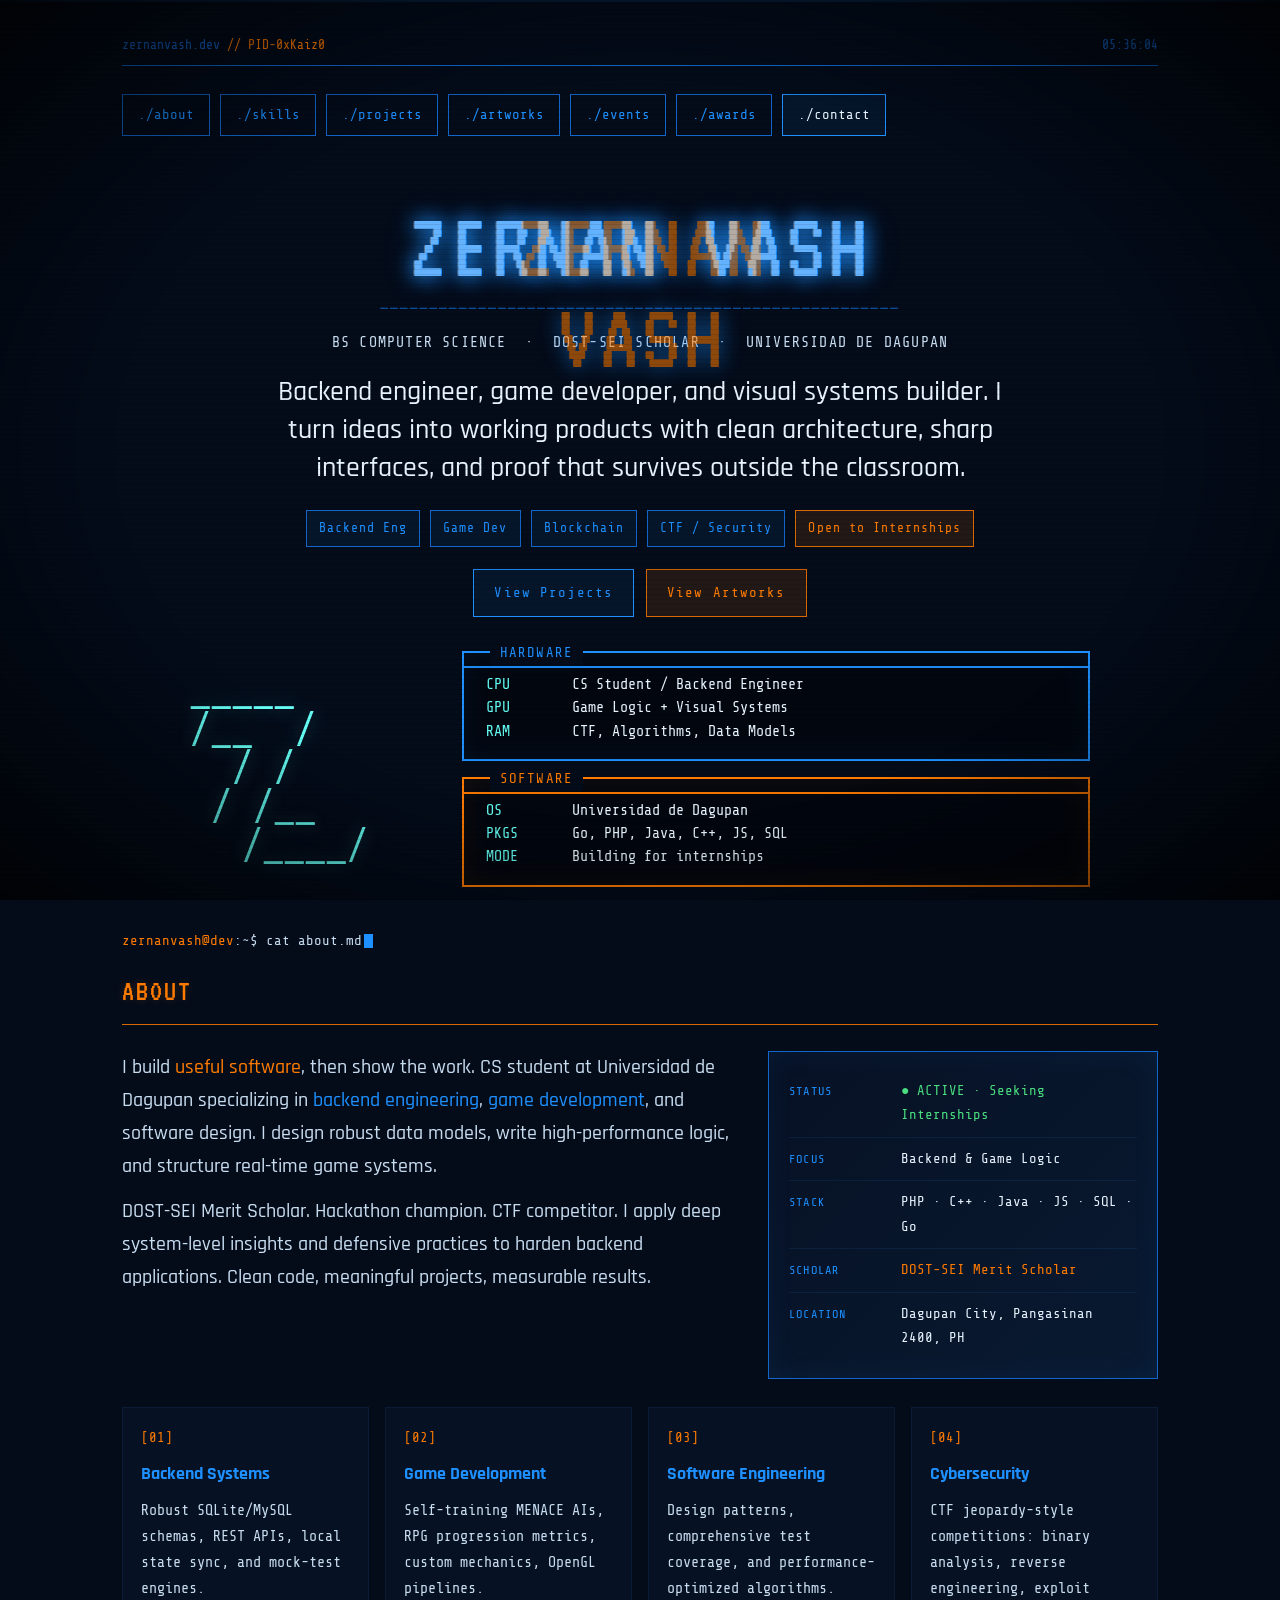
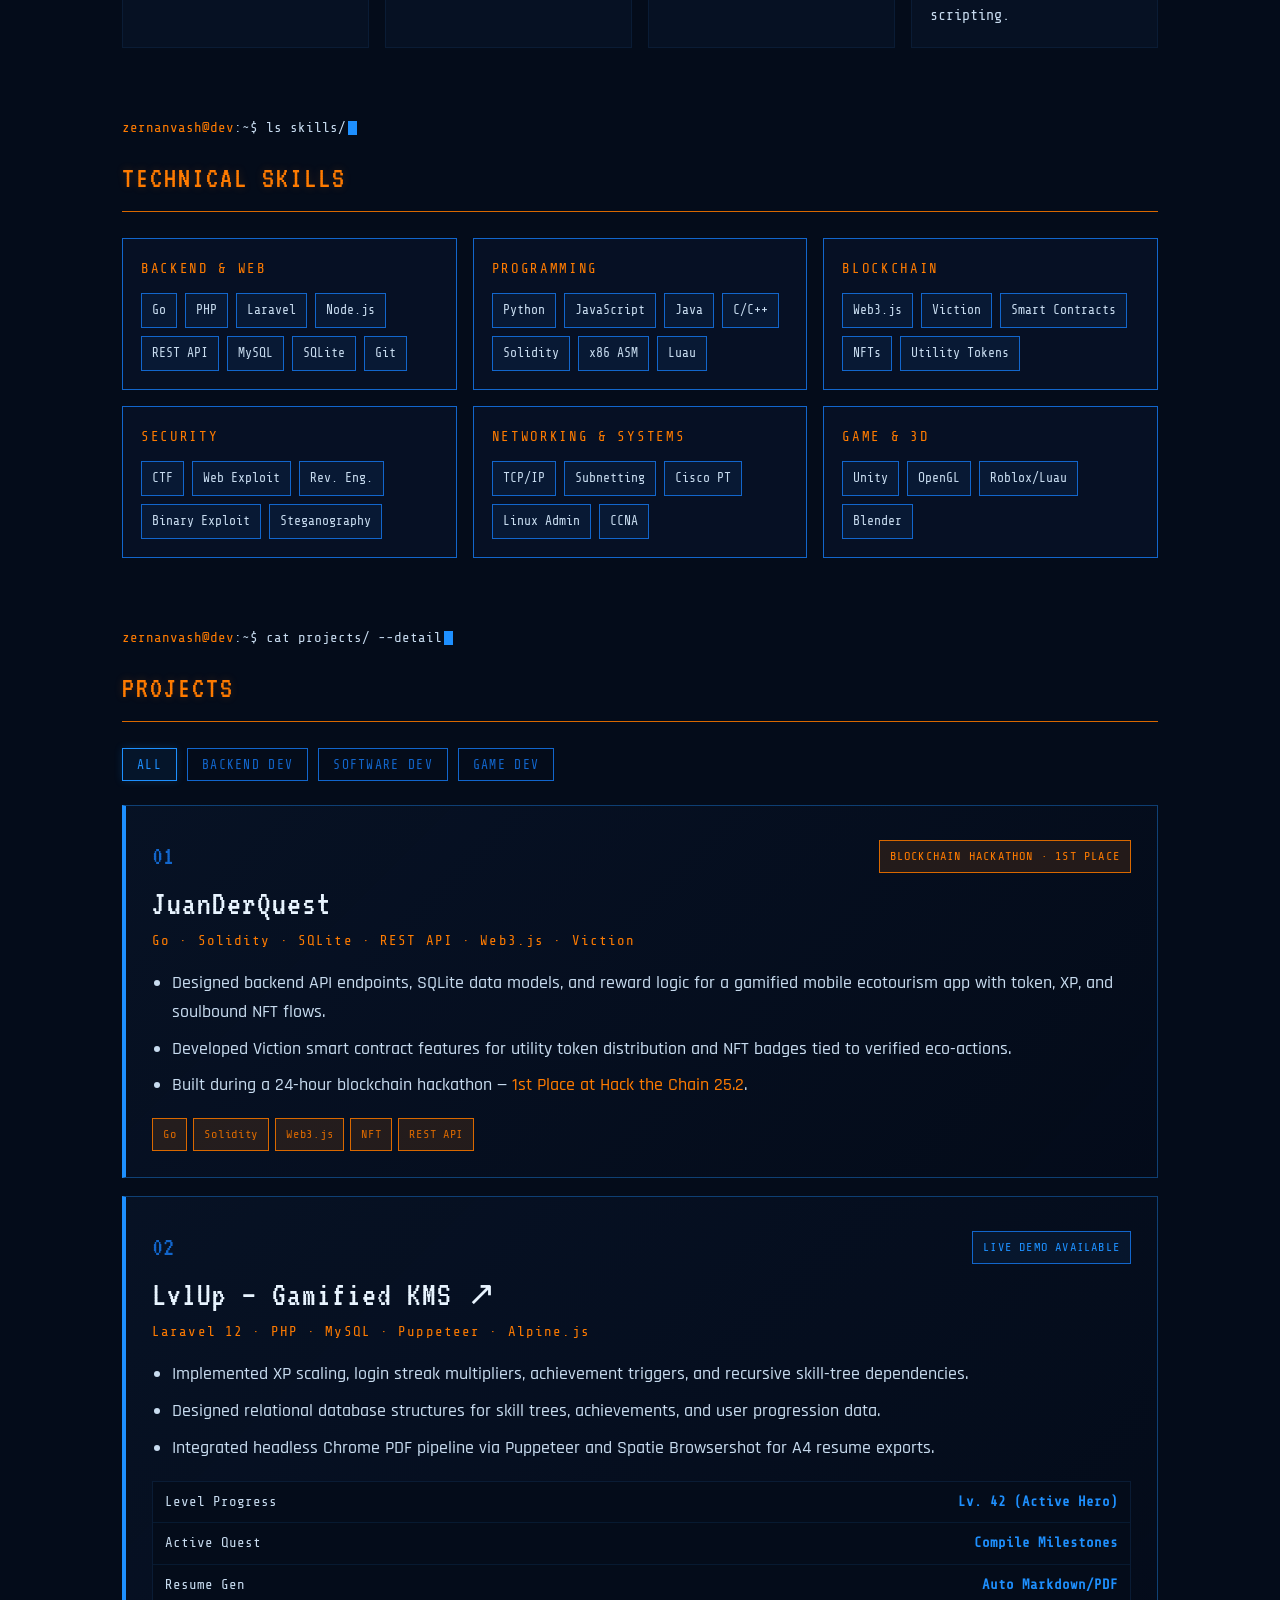
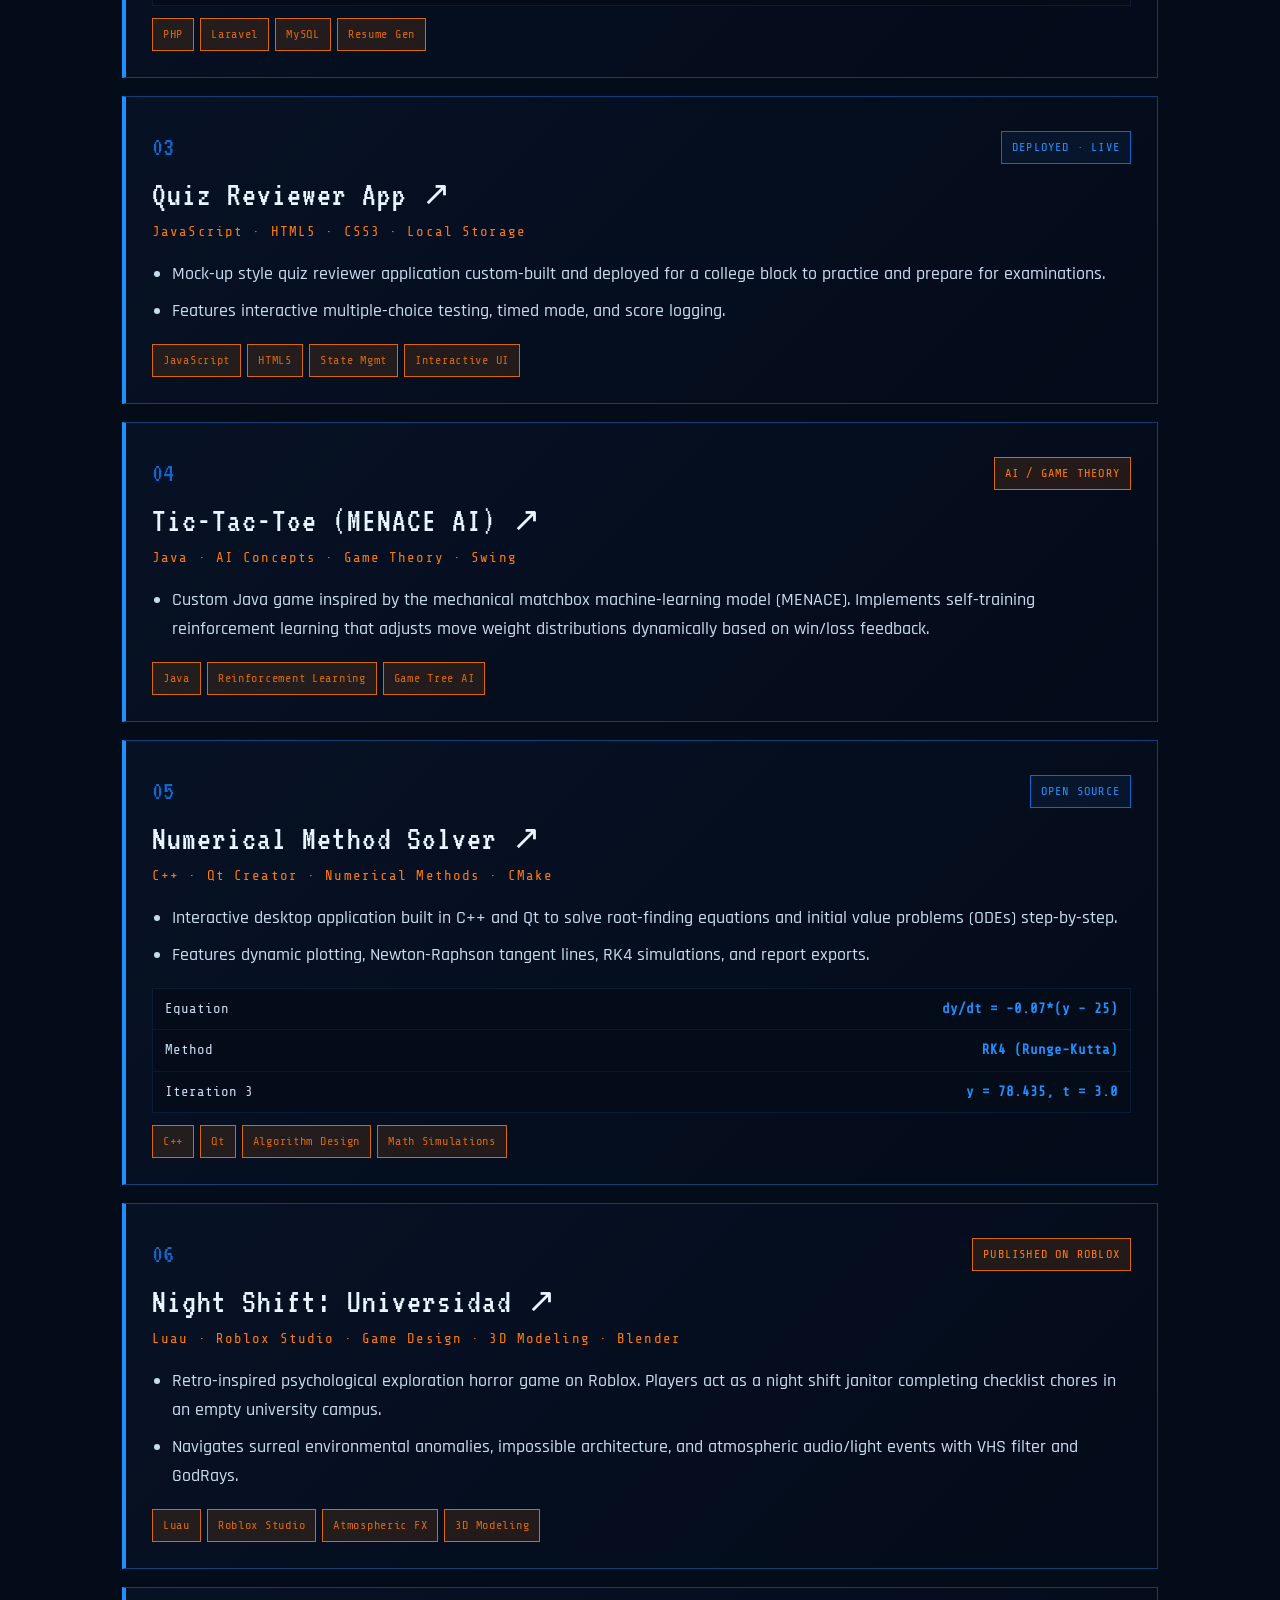
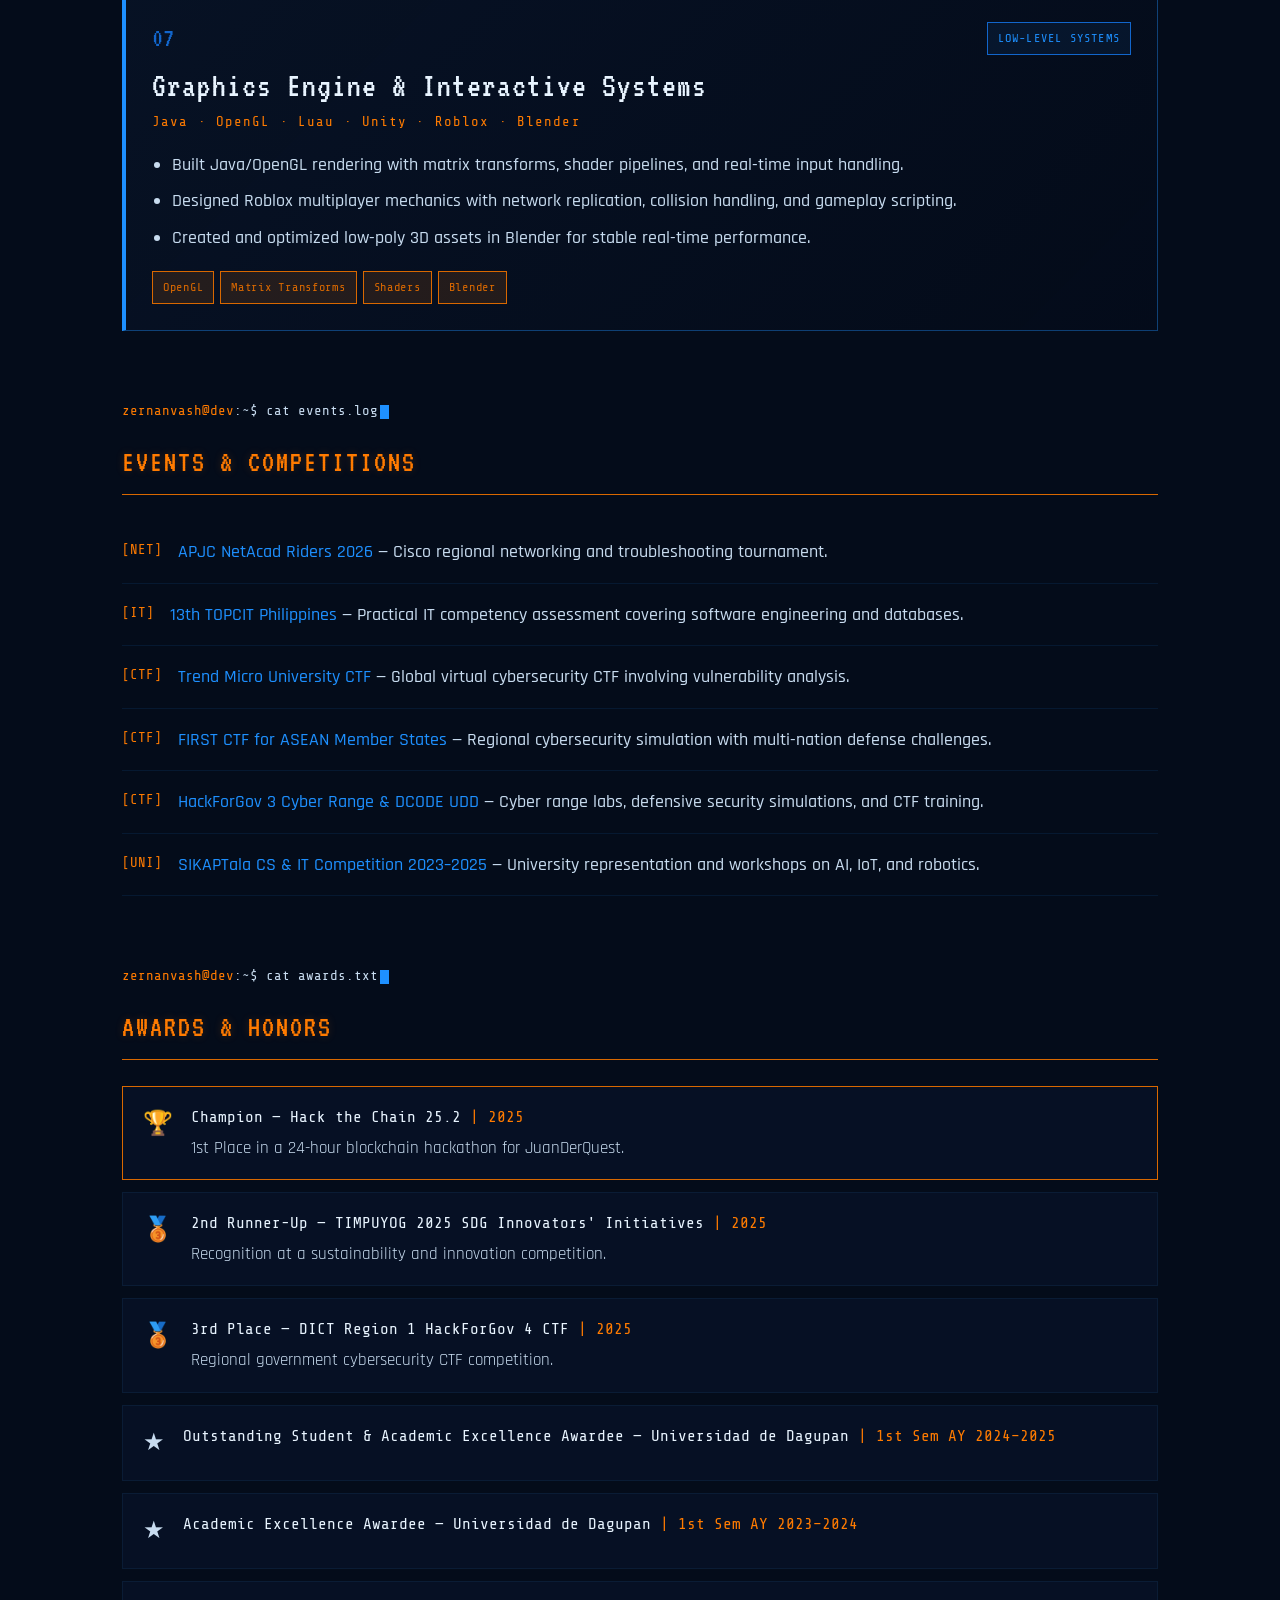
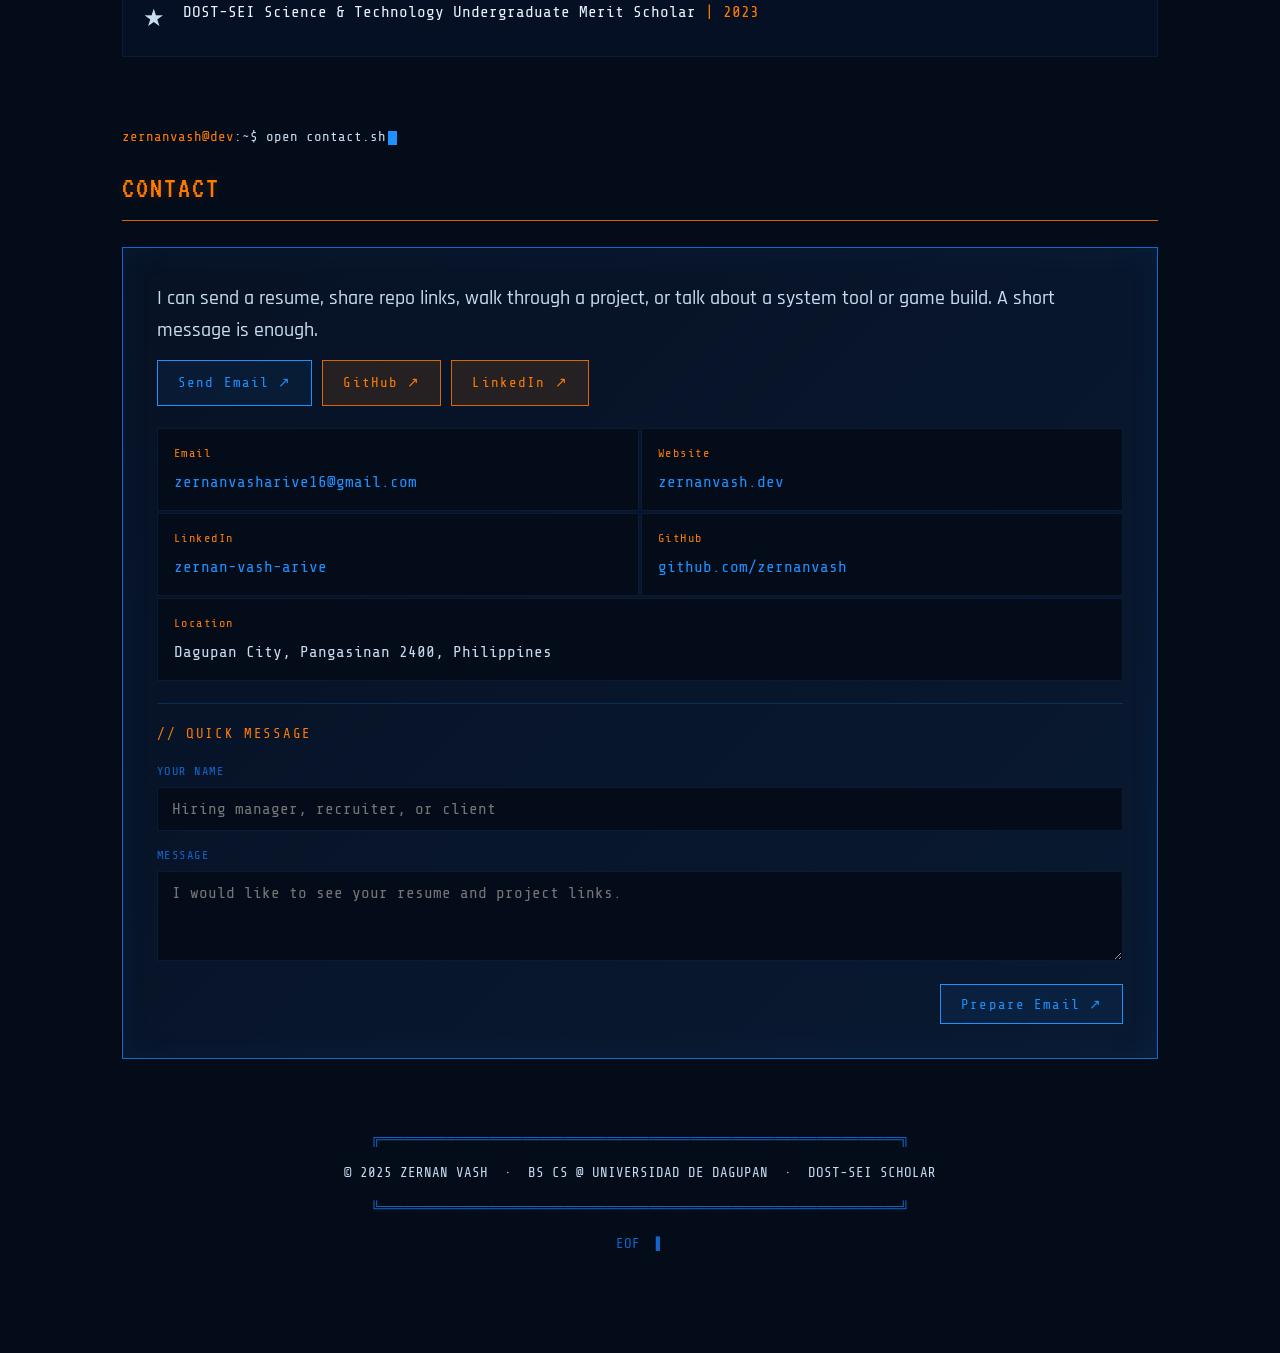
<file: index.html>
<!DOCTYPE html>
<html lang="en">
<head>
<meta charset="UTF-8">
<meta name="viewport" content="width=device-width, initial-scale=1.0">
<meta name="description" content="Zernan Vash — CS Student, Backend Engineer, Game Developer, DOST-SEI Scholar">
<meta property="og:title" content="ZERNAN VASH :: PORTFOLIO">
<meta property="og:description" content="Backend engineering, game development, blockchain & cybersecurity.">
<meta property="og:url" content="https://zernanvash.dev">
<title>ZERNAN VASH :: PORTFOLIO</title>
<link rel="icon" href="favicon.svg" type="image/svg+xml">
<link rel="preconnect" href="https://fonts.googleapis.com">
<link rel="preconnect" href="https://fonts.gstatic.com" crossorigin>
<link href="https://fonts.googleapis.com/css2?family=VT323&family=Share+Tech+Mono&family=Rajdhani:wght@400;500;600;700&display=swap" rel="stylesheet">
<link rel="stylesheet" href="style.css">
</head>
<body>

<!-- BOOT SCREEN -->
<div id="boot" role="status" aria-live="polite">
  <div class="boot-line" style="animation-delay:0s">BIOS v2.7.4 · zernanvash.dev SYSTEM INIT</div>
  <div class="boot-line" style="animation-delay:0.25s">Loading kernel modules <span class="boot-dots">...</span></div>
  <div class="boot-line hi" style="animation-delay:0.55s">DOST-SEI SCHOLAR NODE AUTHENTICATED ✓</div>
  <div class="boot-line" style="animation-delay:0.85s">Mounting: /backend  /gamedev  /blockchain  /ctf</div>
  <div class="boot-line warn" style="animation-delay:1.1s">WARNING: Caffeine levels critical. Proceeding anyway.</div>
  <div class="boot-line hi" style="animation-delay:1.45s">PORTFOLIO READY — press any key or wait<span class="cursor"></span></div>
</div>

<!-- SCAN LINE OVERLAY -->
<div class="scan-line" aria-hidden="true"></div>

<!-- MAIN WRAPPER -->
<div class="terminal-wrap" id="main-content">

  <!-- TOP BAR -->
  <div class="topbar">
    <span>zernanvash.dev <span class="pid">// PID-0xKaiz0</span></span>
    <span id="clock">--:--:--</span>
  </div>

  <!-- NAV -->
  <nav class="nav-row" aria-label="Portfolio sections">
    <a class="nav-btn" href="#about">./about</a>
    <a class="nav-btn" href="#skills">./skills</a>
    <a class="nav-btn" href="#projects">./projects</a>
    <a class="nav-btn" href="artworks/">./artworks</a>
    <a class="nav-btn" href="#events">./events</a>
    <a class="nav-btn" href="#awards">./awards</a>
    <a class="nav-btn" href="#contact">./contact</a>
  </nav>

  <!-- ─── HERO ─── -->
  <header class="ascii-hero" id="top">
    <div class="ascii-name" data-text="ZERNAN VASH">ZERNAN VASH</div>
    <div class="ascii-divider">─────────────────────────────────────────────────────</div>
    <div class="tagline">BS COMPUTER SCIENCE &nbsp;·&nbsp; DOST-SEI SCHOLAR &nbsp;·&nbsp; Universidad de Dagupan</div>
    <p class="hero-summary">Backend engineer, game developer, and visual systems builder. I turn ideas into working products with clean architecture, sharp interfaces, and proof that survives outside the classroom.</p>
    <div class="hero-chips">
      <span class="chip">Backend Eng</span>
      <span class="chip">Game Dev</span>
      <span class="chip">Blockchain</span>
      <span class="chip">CTF / Security</span>
      <span class="chip chip-accent">Open to Internships</span>
    </div>
    <div class="hero-actions" aria-label="Featured portfolio actions">
      <a class="cta-btn" href="#projects">View Projects</a>
      <a class="cta-btn cta-secondary" href="artworks/">View Artworks</a>
    </div>
    <div class="fastfetch-panel" aria-label="Portfolio snapshot">
      <pre class="fastfetch-mark">_____      
/__  /      
  / /       
 / /__      
/____/</pre>
      <div class="fetch-groups">
        <div class="fetch-box fetch-blue">
          <div class="fetch-title">HARDWARE</div>
          <div class="fetch-row"><span>CPU</span><strong>CS Student / Backend Engineer</strong></div>
          <div class="fetch-row"><span>GPU</span><strong>Game Logic + Visual Systems</strong></div>
          <div class="fetch-row"><span>RAM</span><strong>CTF, Algorithms, Data Models</strong></div>
        </div>
        <div class="fetch-box fetch-orange">
          <div class="fetch-title">SOFTWARE</div>
          <div class="fetch-row"><span>OS</span><strong>Universidad de Dagupan</strong></div>
          <div class="fetch-row"><span>PKGS</span><strong>Go, PHP, Java, C++, JS, SQL</strong></div>
          <div class="fetch-row"><span>MODE</span><strong>Building for internships</strong></div>
        </div>
      </div>
    </div>
  </header>

  <div class="prompt"><span>zernanvash@dev</span>:~$ cat about.md<span class="cursor"></span></div>

  <!-- ─── ABOUT ─── -->
  <section class="section" id="about">
    <div class="section-header">ABOUT</div>
    <div class="about-grid">
      <div class="about-text">
        <p>I build <span class="hl-o">useful software</span>, then show the work. CS student at Universidad de Dagupan specializing in <span class="hl-b">backend engineering</span>, <span class="hl-b">game development</span>, and software design. I design robust data models, write high-performance logic, and structure real-time game systems.</p>
        <p style="margin-top:12px;">DOST-SEI Merit Scholar. Hackathon champion. CTF competitor. I apply deep system-level insights and defensive practices to harden backend applications. Clean code, meaningful projects, measurable results.</p>
      </div>
      <div class="about-stats">
        <div class="stat-row"><span class="stat-label">STATUS</span><span class="stat-val stat-green">● ACTIVE · Seeking Internships</span></div>
        <div class="stat-row"><span class="stat-label">FOCUS</span><span class="stat-val">Backend &amp; Game Logic</span></div>
        <div class="stat-row"><span class="stat-label">STACK</span><span class="stat-val">PHP · C++ · Java · JS · SQL · Go</span></div>
        <div class="stat-row"><span class="stat-label">SCHOLAR</span><span class="stat-val stat-orange">DOST-SEI Merit Scholar</span></div>
        <div class="stat-row"><span class="stat-label">LOCATION</span><span class="stat-val">Dagupan City, Pangasinan 2400, PH</span></div>
      </div>
    </div>
    <div class="strength-grid">
      <div class="strength-card">
        <div class="strength-icon">[01]</div>
        <div class="strength-title">Backend Systems</div>
        <div>Robust SQLite/MySQL schemas, REST APIs, local state sync, and mock-test engines.</div>
      </div>
      <div class="strength-card">
        <div class="strength-icon">[02]</div>
        <div class="strength-title">Game Development</div>
        <div>Self-training MENACE AIs, RPG progression metrics, custom mechanics, OpenGL pipelines.</div>
      </div>
      <div class="strength-card">
        <div class="strength-icon">[03]</div>
        <div class="strength-title">Software Engineering</div>
        <div>Design patterns, comprehensive test coverage, and performance-optimized algorithms.</div>
      </div>
      <div class="strength-card">
        <div class="strength-icon">[04]</div>
        <div class="strength-title">Cybersecurity</div>
        <div>CTF jeopardy-style competitions: binary analysis, reverse engineering, exploit scripting.</div>
      </div>
    </div>
  </section>

  <div class="prompt"><span>zernanvash@dev</span>:~$ ls skills/<span class="cursor"></span></div>

  <!-- ─── SKILLS ─── -->
  <section class="section" id="skills">
    <div class="section-header">TECHNICAL SKILLS</div>
    <div class="skills-grid">
      <div class="skill-block">
        <div class="skill-cat">Backend &amp; Web</div>
        <div class="skill-tags">
          <span class="tag">Go</span><span class="tag">PHP</span><span class="tag">Laravel</span>
          <span class="tag">Node.js</span><span class="tag">REST API</span>
          <span class="tag">MySQL</span><span class="tag">SQLite</span><span class="tag">Git</span>
        </div>
      </div>
      <div class="skill-block">
        <div class="skill-cat">Programming</div>
        <div class="skill-tags">
          <span class="tag">Python</span><span class="tag">JavaScript</span>
          <span class="tag">Java</span><span class="tag">C/C++</span>
          <span class="tag">Solidity</span><span class="tag">x86 ASM</span><span class="tag">Luau</span>
        </div>
      </div>
      <div class="skill-block">
        <div class="skill-cat">Blockchain</div>
        <div class="skill-tags">
          <span class="tag">Web3.js</span><span class="tag">Viction</span>
          <span class="tag">Smart Contracts</span><span class="tag">NFTs</span>
          <span class="tag">Utility Tokens</span>
        </div>
      </div>
      <div class="skill-block">
        <div class="skill-cat">Security</div>
        <div class="skill-tags">
          <span class="tag">CTF</span><span class="tag">Web Exploit</span>
          <span class="tag">Rev. Eng.</span><span class="tag">Binary Exploit</span>
          <span class="tag">Steganography</span>
        </div>
      </div>
      <div class="skill-block">
        <div class="skill-cat">Networking &amp; Systems</div>
        <div class="skill-tags">
          <span class="tag">TCP/IP</span><span class="tag">Subnetting</span>
          <span class="tag">Cisco PT</span><span class="tag">Linux Admin</span>
          <span class="tag">CCNA</span>
        </div>
      </div>
      <div class="skill-block">
        <div class="skill-cat">Game &amp; 3D</div>
        <div class="skill-tags">
          <span class="tag">Unity</span><span class="tag">OpenGL</span>
          <span class="tag">Roblox/Luau</span><span class="tag">Blender</span>
        </div>
      </div>
    </div>
  </section>

  <div class="prompt"><span>zernanvash@dev</span>:~$ cat projects/ --detail<span class="cursor"></span></div>

  <!-- ─── PROJECTS ─── -->
  <section class="section" id="projects">
    <div class="section-header">PROJECTS</div>

    <!-- Filter buttons -->
    <div class="proj-filters">
      <button class="filter-btn active" data-filter="all">ALL</button>
      <button class="filter-btn" data-filter="backend">BACKEND DEV</button>
      <button class="filter-btn" data-filter="software">SOFTWARE DEV</button>
      <button class="filter-btn" data-filter="gamedev">GAME DEV</button>
    </div>

    <!-- Project 01: JuanDerQuest -->
    <div class="project-card" data-category="backend">
      <div class="project-header">
        <div class="project-num">01</div>
        <div class="project-badge badge-orange">BLOCKCHAIN HACKATHON · 1ST PLACE</div>
      </div>
      <div class="project-title">JuanDerQuest</div>
      <div class="project-stack">Go · Solidity · SQLite · REST API · Web3.js · Viction</div>
      <ul class="project-desc">
        <li>Designed backend API endpoints, SQLite data models, and reward logic for a gamified mobile ecotourism app with token, XP, and soulbound NFT flows.</li>
        <li>Developed Viction smart contract features for utility token distribution and NFT badges tied to verified eco-actions.</li>
        <li>Built during a 24-hour blockchain hackathon — <span class="hl-o">1st Place at Hack the Chain 25.2</span>.</li>
      </ul>
      <div class="project-tags">
        <span class="ptag">Go</span><span class="ptag">Solidity</span><span class="ptag">Web3.js</span><span class="ptag">NFT</span><span class="ptag">REST API</span>
      </div>
    </div>

    <!-- Project 02: LvlUp -->
    <div class="project-card" data-category="backend">
      <div class="project-header">
        <div class="project-num">02</div>
        <div class="project-badge badge-blue">LIVE DEMO AVAILABLE</div>
      </div>
      <div class="project-title"><a href="https://lvlup-v7yh.onrender.com/" target="_blank" rel="noopener">LvlUp — Gamified KMS ↗</a></div>
      <div class="project-stack">Laravel 12 · PHP · MySQL · Puppeteer · Alpine.js</div>
      <ul class="project-desc">
        <li>Implemented XP scaling, login streak multipliers, achievement triggers, and recursive skill-tree dependencies.</li>
        <li>Designed relational database structures for skill trees, achievements, and user progression data.</li>
        <li>Integrated headless Chrome PDF pipeline via Puppeteer and Spatie Browsershot for A4 resume exports.</li>
      </ul>
      <div class="project-terminal">
        <div class="pt-row"><span>Level Progress</span><strong>Lv. 42 (Active Hero)</strong></div>
        <div class="pt-row"><span>Active Quest</span><strong>Compile Milestones</strong></div>
        <div class="pt-row"><span>Resume Gen</span><strong>Auto Markdown/PDF</strong></div>
      </div>
      <div class="project-tags">
        <span class="ptag">PHP</span><span class="ptag">Laravel</span><span class="ptag">MySQL</span><span class="ptag">Resume Gen</span>
      </div>
    </div>

    <!-- Project 03: Quiz Reviewer -->
    <div class="project-card" data-category="software">
      <div class="project-header">
        <div class="project-num">03</div>
        <div class="project-badge badge-blue">DEPLOYED · LIVE</div>
      </div>
      <div class="project-title"><a href="https://zernanvash.dev/quiz-reviewer/" target="_blank" rel="noopener">Quiz Reviewer App ↗</a></div>
      <div class="project-stack">JavaScript · HTML5 · CSS3 · Local Storage</div>
      <ul class="project-desc">
        <li>Mock-up style quiz reviewer application custom-built and deployed for a college block to practice and prepare for examinations.</li>
        <li>Features interactive multiple-choice testing, timed mode, and score logging.</li>
      </ul>
      <div class="project-tags">
        <span class="ptag">JavaScript</span><span class="ptag">HTML5</span><span class="ptag">State Mgmt</span><span class="ptag">Interactive UI</span>
      </div>
    </div>

    <!-- Project 04: Tic-Tac-Toe MENACE -->
    <div class="project-card" data-category="gamedev">
      <div class="project-header">
        <div class="project-num">04</div>
        <div class="project-badge badge-orange">AI / GAME THEORY</div>
      </div>
      <div class="project-title"><a href="https://github.com/zernanvash/tic-tac-toe" target="_blank" rel="noopener">Tic-Tac-Toe (MENACE AI) ↗</a></div>
      <div class="project-stack">Java · AI Concepts · Game Theory · Swing</div>
      <ul class="project-desc">
        <li>Custom Java game inspired by the mechanical matchbox machine-learning model (MENACE). Implements self-training reinforcement learning that adjusts move weight distributions dynamically based on win/loss feedback.</li>
      </ul>
      <div class="project-tags">
        <span class="ptag">Java</span><span class="ptag">Reinforcement Learning</span><span class="ptag">Game Tree AI</span>
      </div>
    </div>

    <!-- Project 05: Numerical Method Solver -->
    <div class="project-card" data-category="software">
      <div class="project-header">
        <div class="project-num">05</div>
        <div class="project-badge badge-blue">OPEN SOURCE</div>
      </div>
      <div class="project-title"><a href="https://github.com/zernanvash/numerical-method-solver" target="_blank" rel="noopener">Numerical Method Solver ↗</a></div>
      <div class="project-stack">C++ · Qt Creator · Numerical Methods · CMake</div>
      <ul class="project-desc">
        <li>Interactive desktop application built in C++ and Qt to solve root-finding equations and initial value problems (ODEs) step-by-step.</li>
        <li>Features dynamic plotting, Newton-Raphson tangent lines, RK4 simulations, and report exports.</li>
      </ul>
      <div class="project-terminal">
        <div class="pt-row"><span>Equation</span><strong>dy/dt = -0.07*(y - 25)</strong></div>
        <div class="pt-row"><span>Method</span><strong>RK4 (Runge-Kutta)</strong></div>
        <div class="pt-row"><span>Iteration 3</span><strong>y = 78.435, t = 3.0</strong></div>
      </div>
      <div class="project-tags">
        <span class="ptag">C++</span><span class="ptag">Qt</span><span class="ptag">Algorithm Design</span><span class="ptag">Math Simulations</span>
      </div>
    </div>

    <!-- Project 06: Night Shift -->
    <div class="project-card" data-category="gamedev">
      <div class="project-header">
        <div class="project-num">06</div>
        <div class="project-badge badge-orange">PUBLISHED ON ROBLOX</div>
      </div>
      <div class="project-title"><a href="https://www.roblox.com/games/89279983871745" target="_blank" rel="noopener">Night Shift: Universidad ↗</a></div>
      <div class="project-stack">Luau · Roblox Studio · Game Design · 3D Modeling · Blender</div>
      <ul class="project-desc">
        <li>Retro-inspired psychological exploration horror game on Roblox. Players act as a night shift janitor completing checklist chores in an empty university campus.</li>
        <li>Navigates surreal environmental anomalies, impossible architecture, and atmospheric audio/light events with VHS filter and GodRays.</li>
      </ul>
      <div class="project-tags">
        <span class="ptag">Luau</span><span class="ptag">Roblox Studio</span><span class="ptag">Atmospheric FX</span><span class="ptag">3D Modeling</span>
      </div>
    </div>

    <!-- Project 07: Graphics Engine -->
    <div class="project-card" data-category="gamedev">
      <div class="project-header">
        <div class="project-num">07</div>
        <div class="project-badge badge-blue">LOW-LEVEL SYSTEMS</div>
      </div>
      <div class="project-title">Graphics Engine &amp; Interactive Systems</div>
      <div class="project-stack">Java · OpenGL · Luau · Unity · Roblox · Blender</div>
      <ul class="project-desc">
        <li>Built Java/OpenGL rendering with matrix transforms, shader pipelines, and real-time input handling.</li>
        <li>Designed Roblox multiplayer mechanics with network replication, collision handling, and gameplay scripting.</li>
        <li>Created and optimized low-poly 3D assets in Blender for stable real-time performance.</li>
      </ul>
      <div class="project-tags">
        <span class="ptag">OpenGL</span><span class="ptag">Matrix Transforms</span><span class="ptag">Shaders</span><span class="ptag">Blender</span>
      </div>
    </div>

  </section>

  <div class="prompt"><span>zernanvash@dev</span>:~$ cat events.log<span class="cursor"></span></div>

  <!-- ─── EVENTS ─── -->
  <section class="section" id="events">
    <div class="section-header">EVENTS &amp; COMPETITIONS</div>
    <ul class="event-list">
      <li><span class="event-icon">[NET]</span><span><span class="event-name">APJC NetAcad Riders 2026</span> — Cisco regional networking and troubleshooting tournament.</span></li>
      <li><span class="event-icon">[IT] </span><span><span class="event-name">13th TOPCIT Philippines</span> — Practical IT competency assessment covering software engineering and databases.</span></li>
      <li><span class="event-icon">[CTF]</span><span><span class="event-name">Trend Micro University CTF</span> — Global virtual cybersecurity CTF involving vulnerability analysis.</span></li>
      <li><span class="event-icon">[CTF]</span><span><span class="event-name">FIRST CTF for ASEAN Member States</span> — Regional cybersecurity simulation with multi-nation defense challenges.</span></li>
      <li><span class="event-icon">[CTF]</span><span><span class="event-name">HackForGov 3 Cyber Range &amp; DCODE UDD</span> — Cyber range labs, defensive security simulations, and CTF training.</span></li>
      <li><span class="event-icon">[UNI]</span><span><span class="event-name">SIKAPTala CS &amp; IT Competition 2023–2025</span> — University representation and workshops on AI, IoT, and robotics.</span></li>
    </ul>
  </section>

  <div class="prompt"><span>zernanvash@dev</span>:~$ cat awards.txt<span class="cursor"></span></div>

  <!-- ─── AWARDS ─── -->
  <section class="section" id="awards">
    <div class="section-header">AWARDS &amp; HONORS</div>
    <ul class="awards-list">
      <li class="award-item award-gold">
        <div class="award-rank">🏆</div>
        <div>
          <div class="award-title">Champion — Hack the Chain 25.2 <span class="award-year">| 2025</span></div>
          <div>1st Place in a 24-hour blockchain hackathon for JuanDerQuest.</div>
        </div>
      </li>
      <li class="award-item">
        <div class="award-rank">🥉</div>
        <div>
          <div class="award-title">2nd Runner-Up — TIMPUYOG 2025 SDG Innovators' Initiatives <span class="award-year">| 2025</span></div>
          <div>Recognition at a sustainability and innovation competition.</div>
        </div>
      </li>
      <li class="award-item">
        <div class="award-rank">🥉</div>
        <div>
          <div class="award-title">3rd Place — DICT Region 1 HackForGov 4 CTF <span class="award-year">| 2025</span></div>
          <div>Regional government cybersecurity CTF competition.</div>
        </div>
      </li>
      <li class="award-item">
        <div class="award-rank">★</div>
        <div>
          <div class="award-title">Outstanding Student &amp; Academic Excellence Awardee — Universidad de Dagupan <span class="award-year">| 1st Sem AY 2024–2025</span></div>
        </div>
      </li>
      <li class="award-item">
        <div class="award-rank">★</div>
        <div>
          <div class="award-title">Academic Excellence Awardee — Universidad de Dagupan <span class="award-year">| 1st Sem AY 2023–2024</span></div>
        </div>
      </li>
      <li class="award-item">
        <div class="award-rank">★</div>
        <div>
          <div class="award-title">DOST-SEI Science &amp; Technology Undergraduate Merit Scholar <span class="award-year">| 2023</span></div>
        </div>
      </li>
    </ul>
  </section>

  <div class="prompt"><span>zernanvash@dev</span>:~$ open contact.sh<span class="cursor"></span></div>

  <!-- ─── CONTACT ─── -->
  <section class="section" id="contact">
    <div class="section-header">CONTACT</div>
    <div class="contact-panel">
      <div class="contact-intro">
        <p>I can send a resume, share repo links, walk through a project, or talk about a system tool or game build. A short message is enough.</p>
        <div class="contact-links-row">
          <a class="cta-btn" href="mailto:zernanvasharive16@gmail.com">Send Email ↗</a>
          <a class="cta-btn cta-secondary" href="https://github.com/zernanvash" target="_blank" rel="noopener">GitHub ↗</a>
          <a class="cta-btn cta-secondary" href="https://linkedin.com/in/zernan-vash-arive-a1ba27344" target="_blank" rel="noopener">LinkedIn ↗</a>
        </div>
      </div>
      <div class="contact-grid">
        <div class="contact-item">
          <div class="contact-label">Email</div>
          <div class="contact-val"><a href="mailto:zernanvasharive16@gmail.com">zernanvasharive16@gmail.com</a></div>
        </div>
        <div class="contact-item">
          <div class="contact-label">Website</div>
          <div class="contact-val"><a href="https://zernanvash.dev" target="_blank">zernanvash.dev</a></div>
        </div>
        <div class="contact-item">
          <div class="contact-label">LinkedIn</div>
          <div class="contact-val"><a href="https://linkedin.com/in/zernan-vash-arive-a1ba27344" target="_blank">zernan-vash-arive</a></div>
        </div>
        <div class="contact-item">
          <div class="contact-label">GitHub</div>
          <div class="contact-val"><a href="https://github.com/zernanvash" target="_blank">github.com/zernanvash</a></div>
        </div>
        <div class="contact-item" style="grid-column: 1/-1;">
          <div class="contact-label">Location</div>
          <div class="contact-val">Dagupan City, Pangasinan 2400, Philippines</div>
        </div>
      </div>
      <!-- Contact Form -->
      <div class="contact-form-wrap">
        <div class="contact-form-title">// QUICK MESSAGE</div>
        <div class="form-field">
          <label for="cf-name">YOUR NAME</label>
          <input type="text" id="cf-name" placeholder="Hiring manager, recruiter, or client">
        </div>
        <div class="form-field">
          <label for="cf-msg">MESSAGE</label>
          <textarea id="cf-msg" placeholder="I would like to see your resume and project links."></textarea>
        </div>
        <div class="form-actions">
          <span class="form-status" id="form-status"></span>
          <button class="cta-btn" id="send-btn">Prepare Email ↗</button>
        </div>
      </div>
    </div>
  </section>

  <!-- FOOTER -->
  <footer class="footer">
    <div class="footer-line">╔══════════════════════════════════════════════════════════════╗</div>
    <div class="footer-content">
      &copy; 2025 ZERNAN VASH &nbsp;·&nbsp; BS CS @ UNIVERSIDAD DE DAGUPAN &nbsp;·&nbsp; DOST-SEI SCHOLAR
    </div>
    <div class="footer-line">╚══════════════════════════════════════════════════════════════╝</div>
    <div class="footer-eof">EOF &nbsp;<span class="blink">▌</span></div>
  </footer>

</div><!-- end terminal-wrap -->

<script src="main.js"></script>
</body>
</html>
</file>
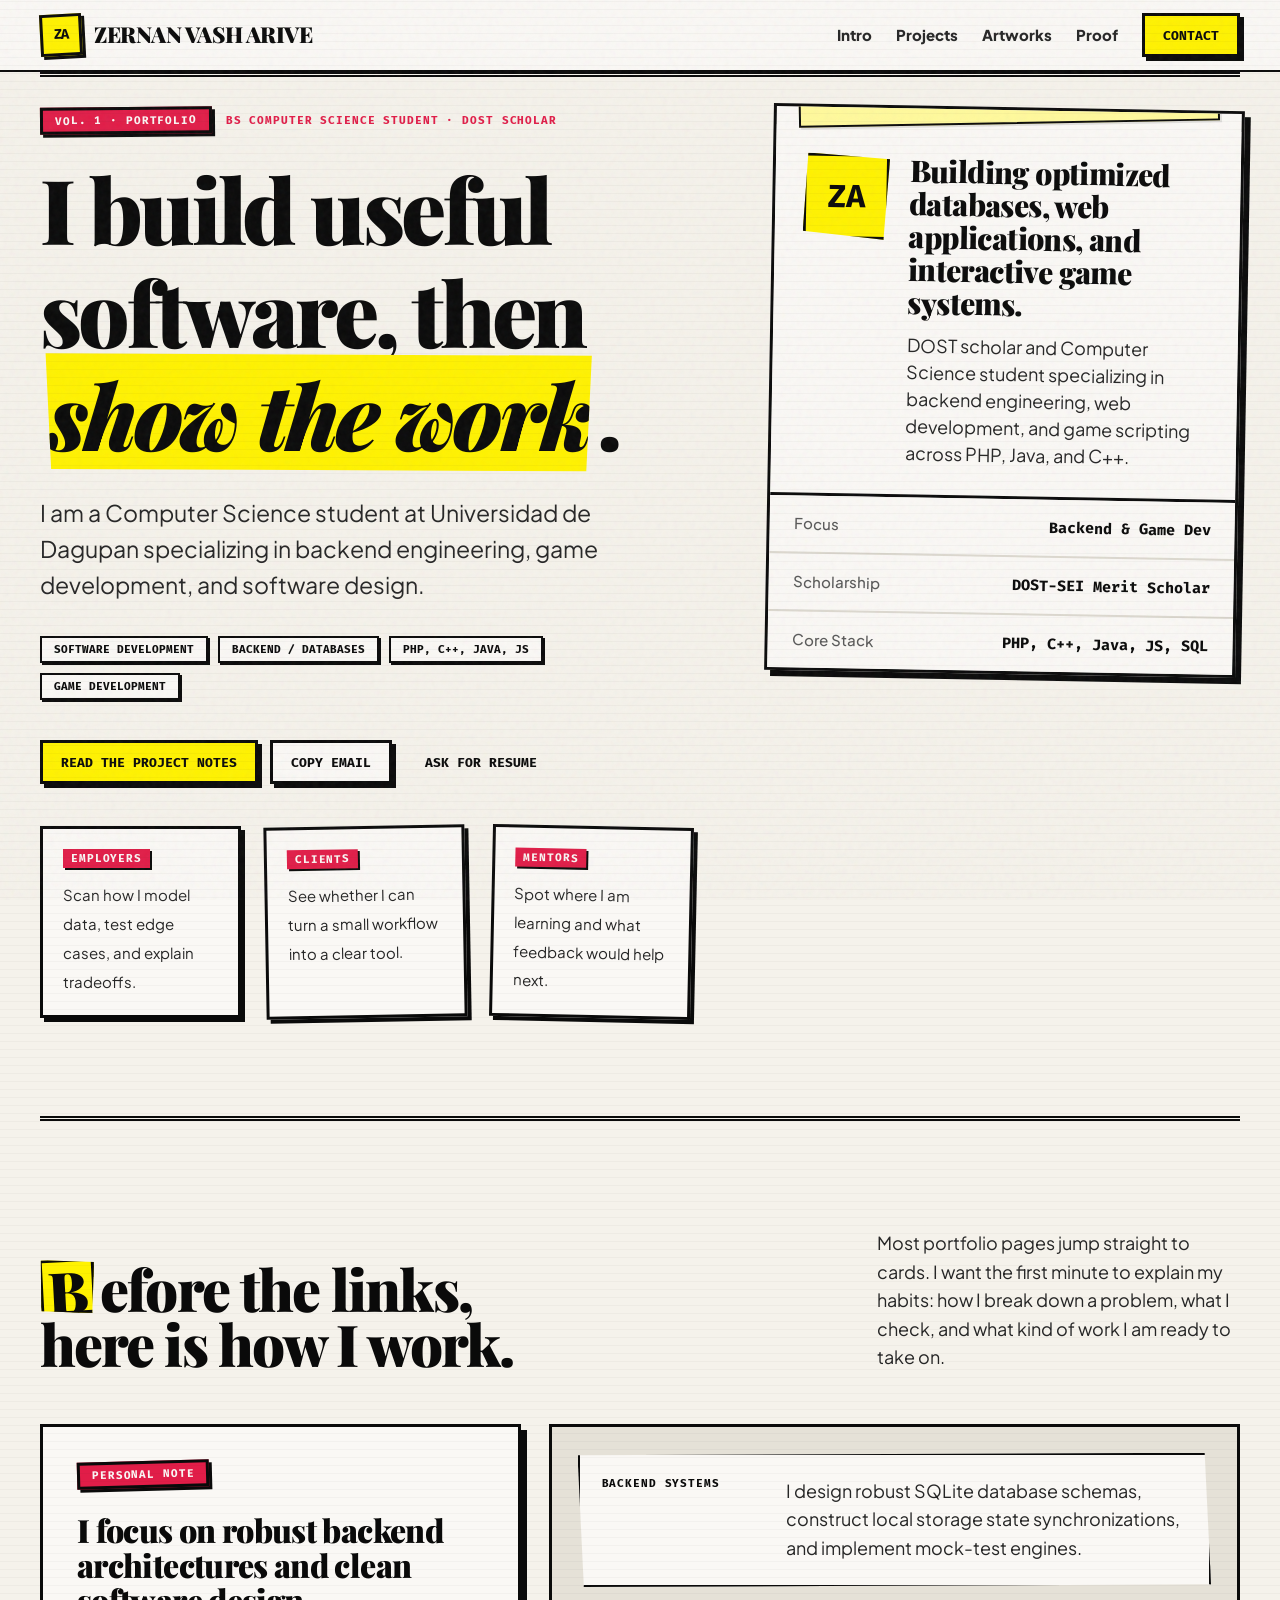
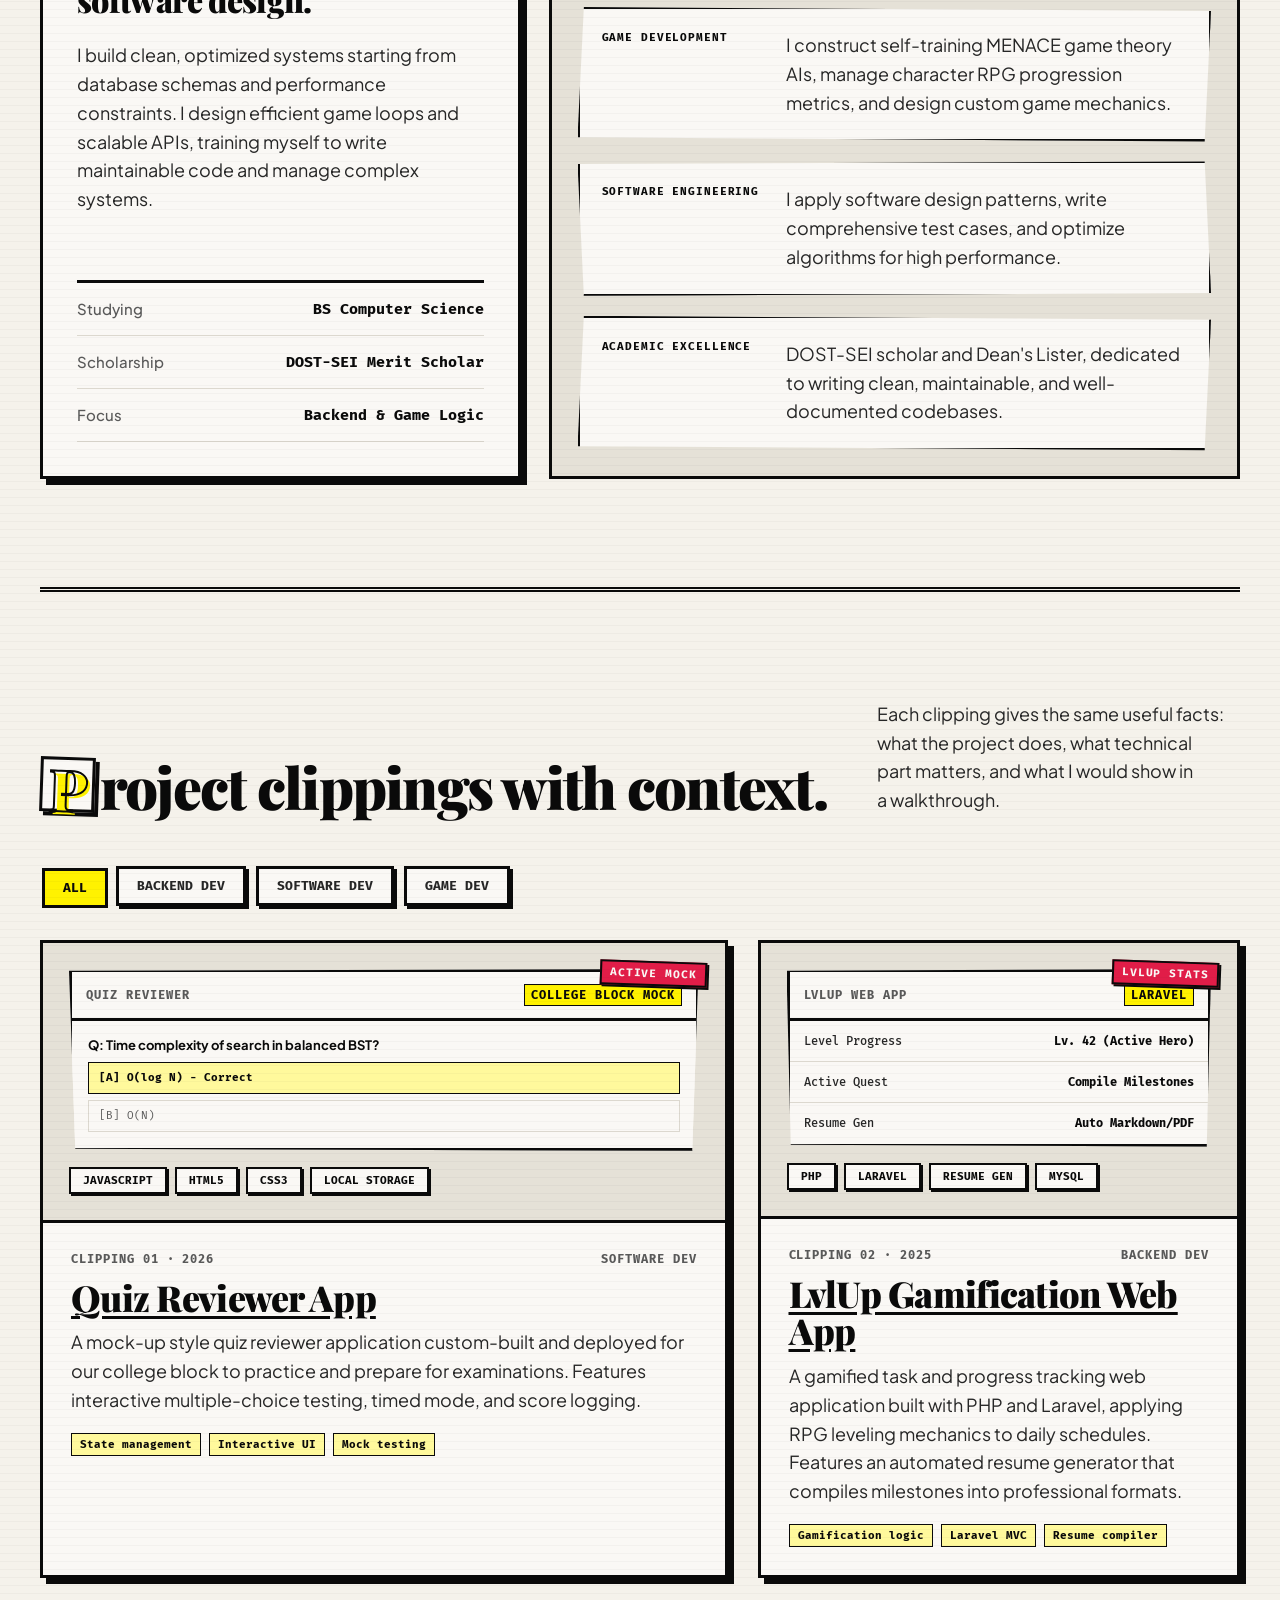
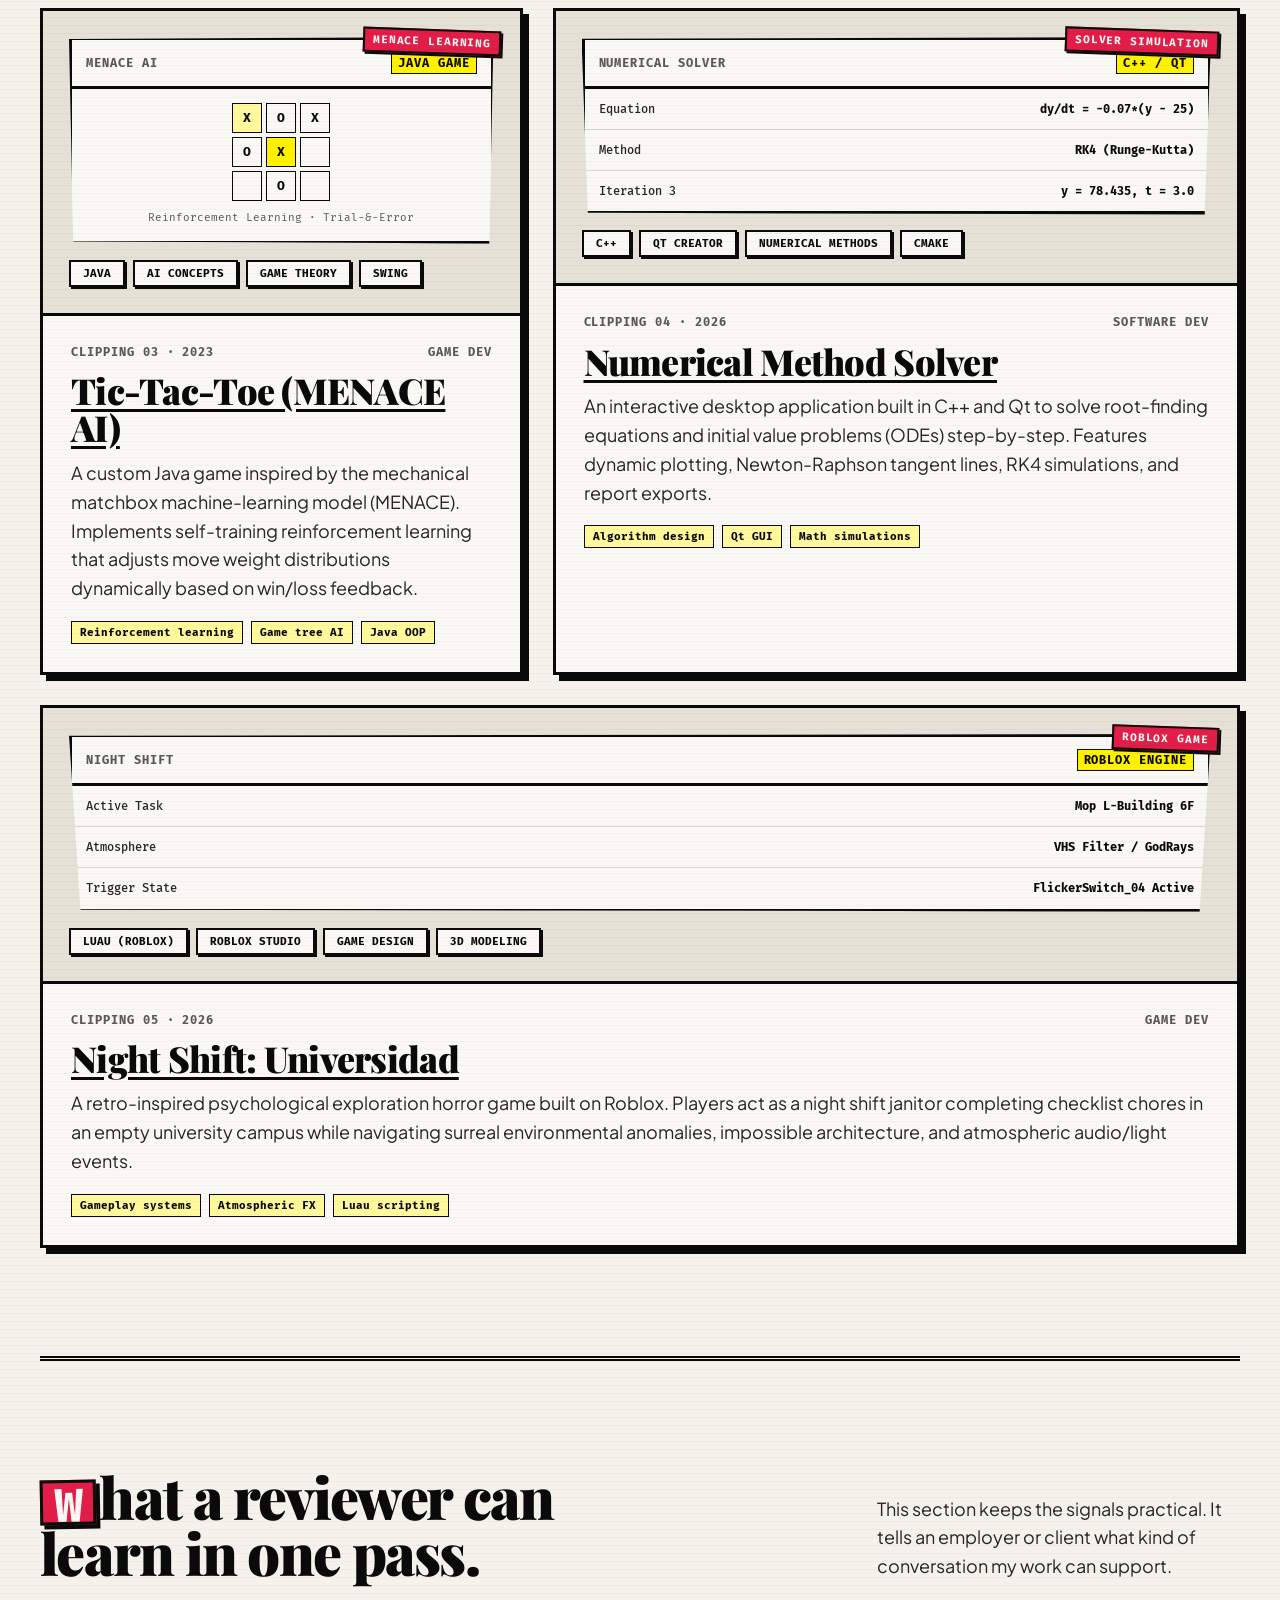
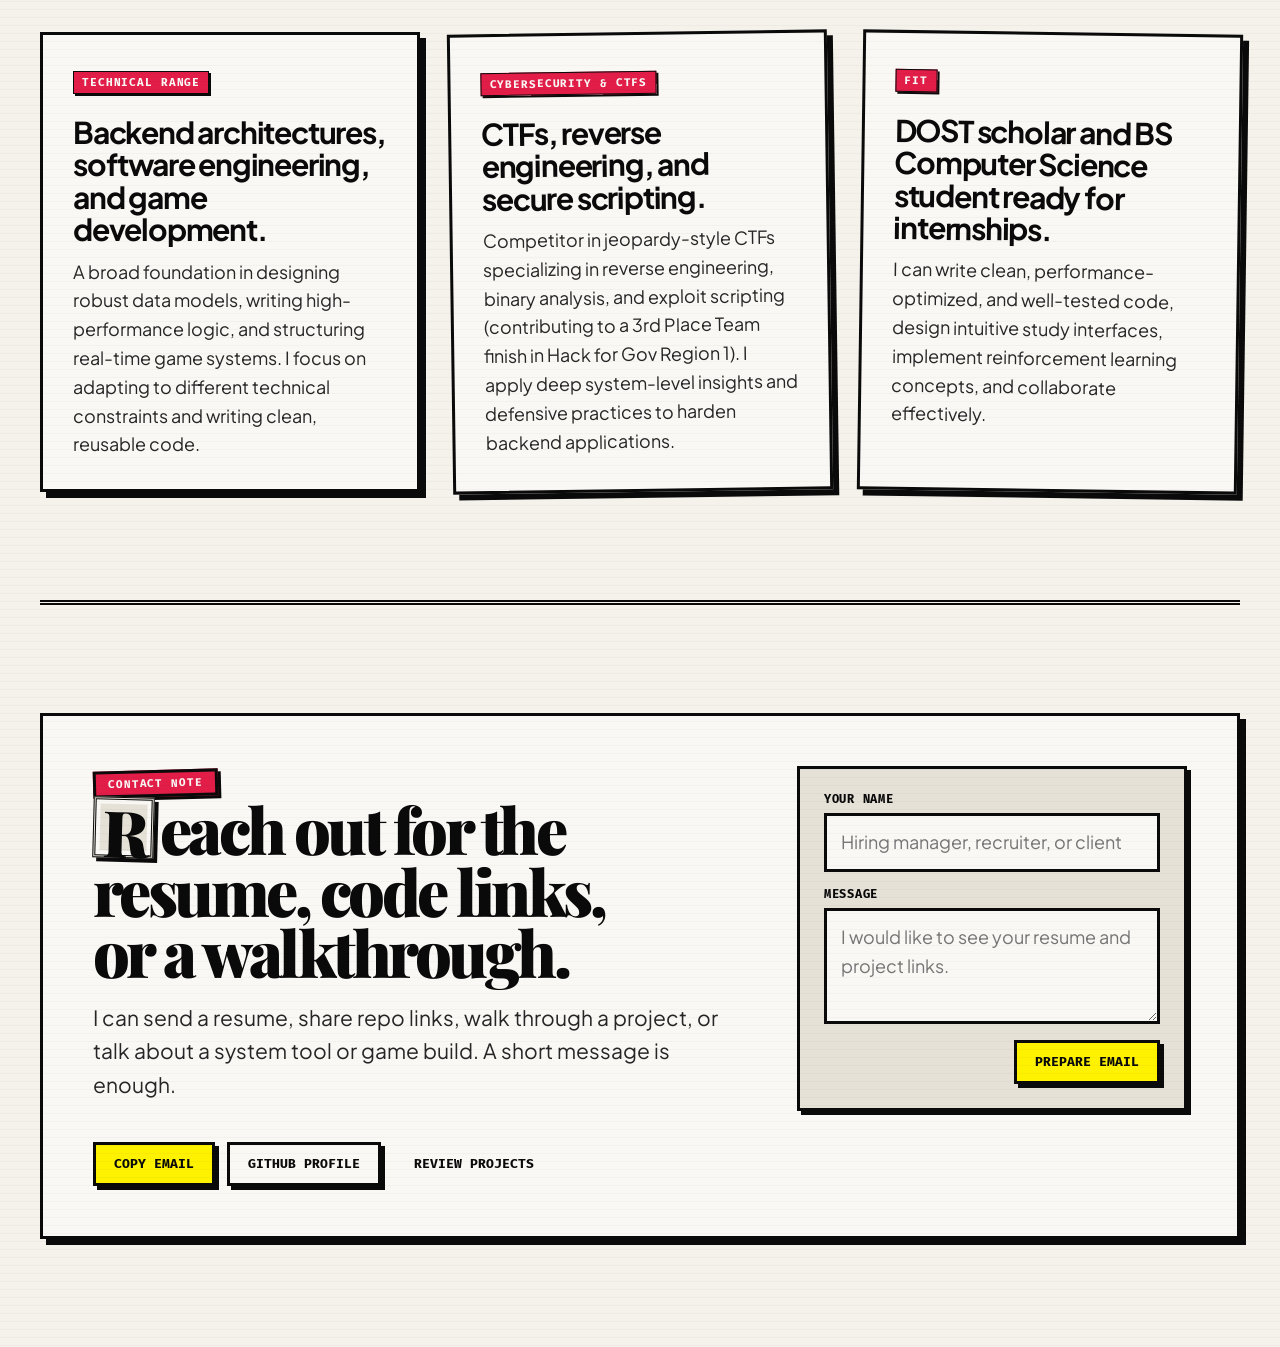
<file: index - Copy.html>
<!doctype html>
<html lang="en">

<head>
  <script data-od-sandbox-shim="">(function () {
      function makeStore() {
        var data = {};
        var api = {
          getItem: function (k) { return Object.prototype.hasOwnProperty.call(data, k) ? data[k] : null; },
          setItem: function (k, v) { data[k] = String(v); },
          removeItem: function (k) { delete data[k]; },
          clear: function () { data = {}; },
          key: function (i) { return Object.keys(data)[i] || null; }
        };
        Object.defineProperty(api, 'length', { get: function () { return Object.keys(data).length; } });
        return api;
      }
      function tryShim(name) {
        var works = false;
        try { works = !!window[name] && typeof window[name].getItem === 'function'; void window[name].length; }
        catch (_) { works = false; }
        if (works) return;
        try { Object.defineProperty(window, name, { configurable: true, value: makeStore() }); }
        catch (_) { try { window[name] = makeStore(); } catch (__) { } }
      }
      tryShim('localStorage');
      tryShim('sessionStorage');
      document.addEventListener('click', (e) => {
        if (!e.target || !(e.target instanceof Element)) return;
        var link = e.target.closest('a[href]');
        if (!link) return;
        var href = link.getAttribute('href');
        if (href === null) return;
        var isAnchor = href.startsWith('#') || href === '';
        if (isAnchor) {
          e.preventDefault();
          if (href === '' || href === '#') {
            window.scrollTo({ top: 0 });
            history.replaceState(null, '', ' ');
          } else {
            var targetId = href.slice(1);
            var target = targetId ? document.getElementById(targetId) : null;
            if (target) {
              target.scrollIntoView();
              location.hash === href && history.replaceState(null, '', ' ');
              location.hash = href;
            }
          }
        }
      });
    })();</script>
  <meta charset="utf-8">
  <meta name="viewport" content="width=device-width, initial-scale=1.0, maximum-scale=1.0, user-scalable=no">
  <title>zernavash.dev</title>
  <meta name="description" content="">
  <link rel="preconnect" href="https://fonts.googleapis.com">
  <link rel="preconnect" href="https://fonts.gstatic.com" crossorigin="">
  <link
    href="https://fonts.googleapis.com/css2?family=Fira+Mono:wght@400;500;700&amp;family=Playfair+Display:ital,wght@0,700;0,900;1,700;1,900&amp;family=Plus+Jakarta+Sans:wght@300;400;500;600;700;800&amp;display=swap"
    rel="stylesheet">
  <style>
    :root {
      --bg: #f5f2eb;
      /* warm newspaper cream */
      --paper: #faf8f5;
      /* crisp newsprint off-white */
      --paper-2: #e5e1d7;
      /* muted cardboard beige */
      --ink: #0a0a0a;
      /* deep midnight charcoal */
      --ink-2: #262626;
      /* editorial dark gray */
      --muted: #595959;
      /* print gray */
      --rule: #0a0a0a;
      /* crisp black borders */
      --rule-soft: #dcd8cf;
      /* softer dividers */
      --accent: #fff200;
      /* VOX neon highlight yellow */
      --accent-ink: #0a0a0a;
      --accent-soft: #fff99c;
      /* soft yellow overlay */
      --accent-red: #e11d48;
      /* editorial accent red */
      --success: #1b4332;
      --warn: #d97706;
      --danger: #b91c1c;
      --font-main: 'Plus Jakarta Sans', -apple-system, BlinkMacSystemFont, "Segoe UI", Roboto, sans-serif;
      --font-display: 'Playfair Display', Georgia, serif;
      --font-mono: 'Fira Mono', ui-monospace, Monaco, "Cascadia Code", monospace;
      --container: 1200px;
      --gutter: 30px;
      --radius: 0px;
      /* sharp newspaper cuts */
      --shadow-paper: 6px 6px 0 var(--ink);
      /* solid block shadows */
      --focus: 0 0 0 3px var(--accent), 0 0 0 5px var(--ink);
      --grid-line: rgba(10, 10, 10, 0.035);
    }

    * {
      box-sizing: border-box;
    }

    html {
      background: var(--bg);
      color: var(--ink);
      scroll-behavior: smooth;
    }

    body {
      margin: 0;
      min-height: 100vh;
      overflow-x: hidden;
      background-color: var(--bg);
      color: var(--ink);
      font-family: var(--font-main);
      font-size: 18px;
      line-height: 1.6;
      -webkit-font-smoothing: antialiased;
      text-rendering: optimizeLegibility;
      position: relative;
    }

    /* Paper Noise Overlay */
    body::before {
      content: "";
      position: fixed;
      top: 0;
      left: 0;
      right: 0;
      bottom: 0;
      pointer-events: none;
      z-index: 9999;
      opacity: 0.055;
      background-image: url("data:image/svg+xml,%3Csvg viewBox='0 0 200 200' xmlns='http://www.w3.org/2000/svg'%3E%3Cfilter id='noiseFilter'%3E%3CfeTurbulence type='fractalNoise' baseFrequency='0.8' numOctaves='3' stitchTiles='stitch'/%3E%3C/filter%3E%3Crect width='100%25' height='100%25' filter='url(%23noiseFilter)'/%3E%3C/svg%3E");
    }

    body::after {
      content: "";
      position: absolute;
      inset: 0;
      pointer-events: none;
      z-index: 9998;
      opacity: 0.11;
      mix-blend-mode: multiply;
      background-image: url("data:image/svg+xml,%3Csvg width='8' height='8' viewBox='0 0 8 8' xmlns='http://www.w3.org/2000/svg'%3E%3Cpath d='M0 1.5H8' stroke='%230a0a0a' stroke-width='0.55' stroke-opacity='0.48'/%3E%3C/svg%3E");
      background-size: 8px 8px;
    }

    a {
      color: inherit;
      text-decoration: none;
    }

    button,
    input,
    textarea {
      font: inherit;
    }

    button {
      cursor: pointer;
    }

    h1,
    h2,
    h3,
    h4,
    p {
      margin: 0;
    }

    .container {
      width: min(var(--container), calc(100% - (var(--gutter) * 2)));
      margin: 0 auto;
    }

    .topbar {
      position: sticky;
      top: 0;
      z-index: 30;
      border-bottom: 2px solid var(--ink);
      background: var(--paper);
    }

    .nav {
      min-height: 70px;
      display: flex;
      align-items: center;
      justify-content: space-between;
      gap: 24px;
    }

    .brand {
      display: inline-flex;
      align-items: center;
      gap: 12px;
      font-family: var(--font-display);
      font-weight: 900;
      font-size: 22px;
      letter-spacing: -0.02em;
    }

    .brand-mark {
      width: 42px;
      height: 42px;
      display: grid;
      place-items: center;
      border: 3px solid var(--ink);
      background: var(--accent);
      color: var(--accent-ink);
      font: 900 14px/1 var(--font-mono);
      transform: rotate(-3deg);
      box-shadow: 3px 3px 0 var(--ink);
    }

    .nav-links {
      display: flex;
      align-items: center;
      gap: 24px;
      color: var(--ink-2);
      font-size: 15px;
      font-weight: 800;
    }

    .nav-links a:not(.btn) {
      position: relative;
      padding: 4px 0;
    }

    .nav-links a:not(.btn)::after {
      content: "";
      position: absolute;
      bottom: 0;
      left: 0;
      width: 100%;
      height: 2px;
      background: var(--accent-red);
      transform: scaleX(0);
      transform-origin: right;
      transition: transform 0.25s ease-out;
    }

    .nav-links a:not(.btn):hover {
      color: var(--ink);
      text-decoration: none;
    }

    .nav-links a:not(.btn):hover::after {
      transform: scaleX(1);
      transform-origin: left;
    }

    .btn {
      min-height: 44px;
      display: inline-flex;
      align-items: center;
      justify-content: center;
      gap: 8px;
      border: 3px solid var(--ink);
      border-radius: var(--radius);
      padding: 0 18px;
      background: var(--paper);
      color: var(--ink);
      font-family: var(--font-mono);
      font-size: 13px;
      text-transform: uppercase;
      font-weight: 900;
      line-height: 1;
      position: relative;
      box-shadow: 4px 4px 0 var(--ink);
      transition: transform 100ms ease, box-shadow 100ms ease, background 140ms ease;
      white-space: nowrap;
    }

    .btn:hover {
      background: var(--accent);
      transform: translate(-2px, -2px);
      box-shadow: 6px 6px 0 var(--ink);
    }

    .btn:active {
      transform: translate(2px, 2px);
      box-shadow: 2px 2px 0 var(--ink);
    }

    .btn-primary {
      background: var(--accent);
      color: var(--accent-ink);
    }

    .btn-primary:hover {
      background: var(--paper);
    }

    .btn-secondary {
      background: transparent;
      box-shadow: none;
      border-color: transparent;
    }

    .btn-secondary:hover {
      background: var(--paper-2);
      border-color: var(--ink);
      box-shadow: 4px 4px 0 var(--ink);
    }

    .btn:focus-visible,
    input:focus-visible,
    textarea:focus-visible,
    .filter:focus-visible {
      outline: 0;
      box-shadow: var(--focus);
    }

    .mobile-menu {
      display: none;
      width: 44px;
      height: 44px;
      border: 3px solid var(--ink);
      border-radius: var(--radius);
      background: var(--paper);
      color: var(--ink);
      box-shadow: 4px 4px 0 var(--ink);
    }

    .mobile-panel {
      display: none;
      padding: 0 0 16px;
    }

    .mobile-panel a {
      display: block;
      padding: 12px 0;
      border-top: 1px solid var(--rule);
      color: var(--ink-2);
      font-weight: 850;
    }

    .mobile-panel.open {
      display: block;
    }


    .hero {
      min-height: calc(100vh - 124px);
      display: grid;
      grid-template-columns: minmax(0, 1.08fr) minmax(340px, 0.78fr);
      gap: clamp(42px, 6vw, 88px);
      align-items: start;
      padding: 84px 0 98px;
    }

    .issue-label {
      display: inline-flex;
      align-items: center;
      width: fit-content;
      padding: 5px 12px;
      border: 3px solid var(--ink);
      background: var(--accent-red);
      color: var(--paper);
      font: 700 11px/1 var(--font-mono);
      letter-spacing: 0.08em;
      text-transform: uppercase;
      transform: rotate(-1.5deg);
      box-shadow: 3px 3px 0 var(--ink);
    }

    h1 {
      font-family: var(--font-display);
      font-weight: 900;
      max-width: 820px;
      margin-top: 22px;
      font-size: clamp(48px, 7vw, 98px);
      line-height: 1.15;
      letter-spacing: -0.04em;
      text-wrap: balance;
    }

    .mark {
      display: inline;
      padding: 2px 8px;
      background: var(--accent);
      box-shadow: -2px 1px 0 rgba(0, 0, 0, 0.1);
      clip-path: polygon(1% 1%, 99% 3%, 98% 97%, 2% 95%);
      color: var(--ink);
      font-style: italic;
      box-decoration-break: clone;
      -webkit-box-decoration-break: clone;
    }

    .hero-copy {
      max-width: 700px;
      margin-top: 30px;
      color: var(--ink-2);
      font-size: clamp(19px, 1.8vw, 25px);
      line-height: 1.55;
      text-wrap: pretty;
    }

    .identity-line {
      margin-top: 34px;
      display: flex;
      flex-wrap: wrap;
      gap: 10px;
    }

    .chip,
    .pill {
      border: 2px solid var(--ink);
      border-radius: 0;
      padding: 6px 12px;
      background: var(--paper);
      color: var(--ink);
      font: 700 11px/1 var(--font-mono);
      text-transform: uppercase;
      box-shadow: 2px 2px 0 var(--ink);
      transition: transform 0.1s ease, box-shadow 0.1s ease, background-color 0.15s ease;
    }

    .chip:hover,
    .pill:hover {
      transform: translateY(-2px);
      box-shadow: 4px 4px 0 var(--ink);
      background: var(--accent-soft);
    }

    .hero-actions {
      display: flex;
      flex-wrap: wrap;
      gap: 12px;
      margin-top: 40px;
    }

    .clipping {
      position: relative;
      border: 3px solid var(--ink);
      background: var(--paper);
      box-shadow: var(--shadow-paper);
      transform: rotate(1deg);
      transition: transform 0.2s ease, box-shadow 0.2s ease;
    }

    .clipping:hover {
      transform: rotate(0deg) translate(-2px, -2px);
      box-shadow: 10px 10px 0 var(--ink);
    }

    .clipping::before {
      content: "";
      position: absolute;
      left: 22px;
      right: 22px;
      top: -10px;
      height: 20px;
      background: var(--accent-soft);
      border: 2px solid var(--ink);
      transform: rotate(-2deg);
      box-shadow: 2px 2px 0 rgba(0, 0, 0, 0.1);
    }

    .profile-card {
      padding-top: 18px;
      overflow: hidden;
    }

    .profile-header {
      padding: 28px;
      border-bottom: 3px solid var(--ink);
      display: grid;
      grid-template-columns: auto 1fr;
      gap: 20px;
      align-items: start;
      background: var(--paper);
    }

    .profile-initials {
      width: 86px;
      height: 86px;
      display: grid;
      place-items: center;
      border: 3px solid var(--ink);
      background: var(--accent);
      color: var(--accent-ink);
      font: 900 32px/1 var(--font-mono);
      clip-path: polygon(5% 0, 100% 6%, 94% 100%, 0 91%);
      box-shadow: 3px 3px 0 var(--ink);
    }

    .profile-header h2 {
      font-family: var(--font-display);
      font-size: 30px;
      font-weight: 900;
      line-height: 1.1;
      letter-spacing: -0.02em;
    }

    .profile-header p {
      margin-top: 12px;
      color: var(--ink-2);
      line-height: 1.5;
    }

    .status-list {
      display: grid;
      background: var(--paper);
    }

    .status-row {
      display: grid;
      grid-template-columns: 1fr auto;
      gap: 16px;
      padding: 16px 24px;
      border-bottom: 2px solid var(--rule-soft);
      color: var(--muted);
      font-size: 15px;
      font-weight: 500;
    }

    .status-row:last-child {
      border-bottom: 0;
    }

    .status-row strong {
      color: var(--ink);
      text-align: right;
      font-family: var(--font-mono);
      font-weight: 700;
    }

    .note-strip {
      display: grid;
      grid-template-columns: repeat(3, 1fr);
      gap: 24px;
      margin-top: 42px;
    }

    .note {
      border: 3px solid var(--ink);
      background: var(--paper);
      padding: 20px;
      min-height: 140px;
      box-shadow: 4px 4px 0 var(--ink);
      transition: transform 0.15s ease, box-shadow 0.15s ease, background-color 0.15s ease;
    }

    .note:hover {
      transform: scale(1.02) rotate(-0.5deg) !important;
      box-shadow: 6px 6px 0 var(--ink);
      background: var(--paper-2);
    }

    .note:nth-child(2) {
      transform: rotate(-1deg);
    }

    .note:nth-child(3) {
      transform: rotate(1.2deg);
    }

    .note b {
      display: block;
      font: 700 11px/1 var(--font-mono);
      color: var(--paper);
      letter-spacing: 0.08em;
      text-transform: uppercase;
      margin-bottom: 12px;
      background: var(--accent-red);
      width: fit-content;
      padding: 4px 8px;
      box-shadow: 2px 2px 0 var(--ink);
    }

    .note span {
      color: var(--ink-2);
      font-size: 15px;
      line-height: 1.5;
    }

    section {
      padding: 108px 0;
      border-top: 5px double var(--ink);
    }

    .section-head {
      display: grid;
      grid-template-columns: minmax(0, 0.98fr) minmax(280px, 0.45fr);
      gap: 48px;
      align-items: end;
      margin-bottom: 52px;
    }

    .section-head h2 {
      font-family: var(--font-display);
      font-size: clamp(38px, 4.5vw, 68px);
      font-weight: 900;
      line-height: 0.96;
      letter-spacing: -0.03em;
      text-wrap: balance;
    }

    .section-initial {
      display: inline-grid;
      place-items: center;
      width: 0.96em;
      height: 0.96em;
      margin-right: 0.08em;
      border: 3px solid var(--ink);
      font-family: var(--font-display);
      font-weight: 900;
      line-height: 1;
      vertical-align: -0.04em;
      box-shadow: 4px 4px 0 var(--ink);
    }

    .section-initial.i {
      width: 0.88em;
      background: var(--ink);
      color: var(--paper);
      border-color: var(--accent);
      transform: rotate(-2deg);
      font-style: italic;
    }

    .section-initial.b {
      background: var(--accent);
      color: var(--accent-ink);
      clip-path: polygon(4% 0, 100% 8%, 92% 100%, 0 92%);
      transform: rotate(-3deg);
    }

    .section-initial.p {
      background: var(--paper);
      color: transparent;
      -webkit-text-stroke: 2px var(--ink);
      text-shadow: 3px 3px 0 var(--accent);
      transform: rotate(2deg);
    }

    .section-initial.w {
      width: 1.18em;
      background: var(--accent-red);
      color: var(--paper);
      font-family: var(--font-mono);
      font-size: 0.82em;
      transform: rotate(-1deg);
      text-transform: uppercase;
    }

    .section-initial.r {
      background: var(--paper-2);
      color: var(--ink);
      border-style: double;
      box-shadow: inset 0 0 0 4px var(--paper), 4px 4px 0 var(--ink);
      transform: rotate(1.5deg);
    }

    .section-head p {
      color: var(--ink-2);
      line-height: 1.58;
      text-wrap: pretty;
    }

    .intro-grid {
      display: grid;
      grid-template-columns: minmax(0, 0.82fr) minmax(0, 1.18fr);
      gap: 28px;
      align-items: stretch;
    }

    .panel,
    .tile,
    .project-card,
    .contact-panel,
    .proof-card,
    .learning-board {
      border: 3px solid var(--ink);
      border-radius: var(--radius);
      background: var(--paper);
    }

    .panel {
      padding: 34px;
      display: flex;
      flex-direction: column;
      gap: 24px;
      box-shadow: var(--shadow-paper);
      transition: transform 0.15s ease, box-shadow 0.15s ease;
    }

    .panel:hover {
      transform: translate(-3px, -3px);
      box-shadow: 10px 10px 0 var(--ink);
    }

    .panel h3 {
      font-family: var(--font-display);
      font-size: 32px;
      font-weight: 900;
      line-height: 1.1;
      letter-spacing: -0.02em;
    }

    .panel p,
    .project-card p,
    .contact-panel p,
    .proof-card p,
    .learning-row span {
      color: var(--ink-2);
      line-height: 1.6;
    }

    .fact-list {
      display: grid;
      gap: 0;
      margin-top: auto;
      border-top: 3px solid var(--ink);
    }

    .fact {
      display: flex;
      justify-content: space-between;
      gap: 16px;
      padding: 14px 0;
      border-bottom: 1px solid var(--rule-soft);
      color: var(--muted);
      font-size: 15px;
      font-weight: 500;
    }

    .fact strong {
      color: var(--ink);
      text-align: right;
      font-family: var(--font-mono);
      font-weight: 700;
    }

    .learning-board {
      background: var(--paper-2);
      padding: 26px;
      display: grid;
      gap: 20px;
    }

    .learning-row {
      display: grid;
      grid-template-columns: 160px 1fr;
      gap: 24px;
      border: 2px solid var(--ink);
      background: var(--paper);
      padding: 22px;
      box-shadow: 3px 3px 0 var(--ink);
      transition: transform 0.1s ease, box-shadow 0.1s ease;
    }

    .learning-row:hover {
      transform: translate(-2px, -2px);
      box-shadow: 5px 5px 0 var(--ink);
    }

    .learning-row:nth-child(odd) {
      clip-path: polygon(0 2%, 99% 0, 100% 98%, 1% 100%);
    }

    .learning-row:nth-child(even) {
      clip-path: polygon(1% 0, 100% 3%, 99% 100%, 0 97%);
    }

    .learning-row b {
      color: var(--ink);
      font: 700 11px/1.35 var(--font-mono);
      letter-spacing: 0.08em;
      text-transform: uppercase;
    }

    .filters {
      display: flex;
      flex-wrap: wrap;
      gap: 10px;
      margin-bottom: 34px;
    }

    .filter {
      min-height: 40px;
      border: 3px solid var(--ink);
      border-radius: 0;
      padding: 0 18px;
      background: var(--paper);
      color: var(--ink-2);
      font-family: var(--font-mono);
      font-size: 13px;
      text-transform: uppercase;
      font-weight: 900;
      box-shadow: 3px 3px 0 var(--ink);
      transition: transform 0.1s ease, box-shadow 0.1s ease, background 0.1s ease;
      cursor: pointer;
    }

    .filter:hover {
      background: var(--accent-soft);
      transform: translate(-1px, -1px);
      box-shadow: 4px 4px 0 var(--ink);
    }

    .filter[aria-pressed="true"] {
      background: var(--accent);
      color: var(--accent-ink);
      box-shadow: none;
      transform: translate(2px, 2px);
    }

    .project-grid {
      display: grid;
      grid-template-columns: repeat(12, 1fr);
      gap: 30px;
    }

    .project-card {
      position: relative;
      grid-column: span 6;
      min-height: 520px;
      display: grid;
      grid-template-rows: auto 1fr;
      overflow: hidden;
      box-shadow: var(--shadow-paper);
      transition: transform 140ms ease, box-shadow 140ms ease, background-color 140ms ease;
    }

    .project-card:hover {
      background: var(--paper);
      transform: translate(-3px, -3px);
      box-shadow: 10px 10px 0 var(--ink);
    }

    .project-card h3 a::after {
      content: "";
      position: absolute;
      top: 0;
      left: 0;
      right: 0;
      bottom: 0;
      z-index: 10;
    }

    .project-card.featured {
      grid-column: span 7;
    }

    .project-card.compact {
      grid-column: span 5;
    }

    .project-demo {
      min-height: 252px;
      padding: 26px;
      border-bottom: 3px solid var(--ink);
      background: var(--paper-2);
      display: grid;
      gap: 16px;
      align-content: start;
      position: relative;
    }

    .project-demo::after {
      content: attr(data-stamp);
      position: absolute;
      right: 18px;
      top: 18px;
      border: 2px solid var(--ink);
      background: var(--accent-red);
      color: var(--paper);
      padding: 5px 8px;
      font: 700 11px/1 var(--font-mono);
      letter-spacing: 0.08em;
      text-transform: uppercase;
      transform: rotate(2deg);
      box-shadow: 2px 2px 0 var(--ink);
    }

    .demo-window {
      border: 3px solid var(--ink);
      background: var(--paper);
      overflow: hidden;
      clip-path: polygon(0 1%, 100% 0, 99% 100%, 1% 99%);
      box-shadow: 2px 2px 0 var(--ink);
    }

    .demo-title {
      display: flex;
      align-items: center;
      justify-content: space-between;
      gap: 12px;
      padding: 12px 14px;
      border-bottom: 3px solid var(--ink);
      color: var(--muted);
      font: 700 12px/1 var(--font-mono);
      letter-spacing: 0.08em;
      text-transform: uppercase;
    }

    .demo-title strong {
      color: var(--accent-ink);
      background: var(--accent);
      padding: 4px 6px;
      border: 1.5px solid var(--ink);
    }

    .demo-table {
      display: grid;
    }

    .demo-row {
      display: grid;
      grid-template-columns: 1fr auto;
      gap: 14px;
      padding: 12px 14px;
      border-bottom: 1.5px solid var(--rule-soft);
      color: var(--ink-2);
      font: 500 12px/1.35 var(--font-mono);
    }

    .demo-row:last-child {
      border-bottom: 0;
    }

    .demo-row strong {
      color: var(--ink);
      font-weight: 700;
    }

    .mini-code {
      padding: 16px;
      color: var(--ink-2);
      font: 700 12px/1.72 var(--font-mono);
      white-space: pre-wrap;
    }

    .mini-code em {
      color: var(--ink);
      background: var(--accent);
      font-style: normal;
      padding: 1px 4px;
      border: 1px solid var(--ink);
    }

    .tag-row {
      display: flex;
      flex-wrap: wrap;
      gap: 8px;
      margin-top: auto;
    }

    .project-body {
      padding: 28px;
      display: grid;
      align-content: start;
    }

    .project-meta {
      display: flex;
      justify-content: space-between;
      gap: 12px;
      margin-bottom: 12px;
      color: var(--muted);
      font: 700 12px/1.35 var(--font-mono);
      letter-spacing: 0.08em;
      text-transform: uppercase;
    }

    .project-body h3 {
      font-family: var(--font-display);
      margin-bottom: 12px;
      font-size: clamp(28px, 2.8vw, 38px);
      font-weight: 900;
      line-height: 1.05;
      letter-spacing: -0.02em;
    }

    .proof-row {
      display: flex;
      flex-wrap: wrap;
      gap: 8px;
      margin-top: 18px;
    }

    .proof-row span {
      color: var(--ink);
      font: 700 11px/1 var(--font-mono);
      background: var(--accent-soft);
      padding: 5px 8px;
      border: 1.5px solid var(--ink);
    }

    .proof-grid {
      display: grid;
      grid-template-columns: repeat(3, 1fr);
      gap: 30px;
    }

    .proof-card {
      padding: 30px;
      min-height: 232px;
      box-shadow: var(--shadow-paper);
      transition: transform 0.15s ease, box-shadow 0.15s ease;
    }

    .proof-card:nth-child(2) {
      transform: rotate(-0.8deg);
    }

    .proof-card:nth-child(3) {
      transform: rotate(0.8deg);
    }

    .proof-card:nth-child(2):hover {
      transform: rotate(0deg) translate(-3px, -3px);
    }

    .proof-card:nth-child(3):hover {
      transform: rotate(0deg) translate(-3px, -3px);
    }

    .proof-card b {
      color: var(--paper);
      font: 700 11px/1 var(--font-mono);
      letter-spacing: 0.08em;
      text-transform: uppercase;
      background: var(--accent-red);
      padding: 4px 8px;
      box-shadow: 2px 2px 0 var(--ink);
      border: 1.5px solid var(--ink);
    }

    .proof-card h3 {
      margin-top: 22px;
      margin-bottom: 12px;
      font-size: 30px;
      line-height: 1.08;
      letter-spacing: -0.04em;
    }

    .contact-panel {
      display: grid;
      grid-template-columns: minmax(0, 1fr) 390px;
      gap: 28px;
      padding: clamp(28px, 4vw, 50px);
      background: var(--paper);
      box-shadow: var(--shadow-paper);
      border: 3px solid var(--ink);
    }

    .contact-panel h2 {
      font-family: var(--font-display);
      max-width: 720px;
      font-size: clamp(40px, 5vw, 70px);
      font-weight: 900;
      line-height: 0.96;
      letter-spacing: -0.055em;
      text-wrap: balance;
    }

    .contact-panel p {
      max-width: 640px;
      margin-top: 18px;
      font-size: 21px;
    }

    .contact-card {
      border: 3px solid var(--ink);
      background: var(--paper-2);
      padding: 24px;
      align-self: start;
      box-shadow: 4px 4px 0 var(--ink);
    }

    .field {
      display: grid;
      gap: 8px;
      margin-bottom: 16px;
    }

    label {
      color: var(--ink);
      font: 700 12px/1 var(--font-mono);
      letter-spacing: 0.06em;
      text-transform: uppercase;
    }

    input,
    textarea {
      width: 100%;
      border: 3px solid var(--ink);
      border-radius: 0;
      background: var(--paper);
      color: var(--ink);
      padding: 12px 14px;
      font-family: var(--font-main);
      transition: transform 0.1s ease, box-shadow 0.1s ease;
    }

    input:focus,
    textarea:focus {
      outline: none;
      background: var(--paper);
      box-shadow: 4px 4px 0 var(--accent);
      transform: translate(-2px, -2px);
    }

    textarea {
      min-height: 116px;
      resize: vertical;
    }

    .form-row {
      display: flex;
      align-items: center;
      justify-content: space-between;
      gap: 12px;
    }

    .copy-status {
      min-height: 20px;
      color: var(--ink);
      font-size: 15px;
      font-weight: 900;
    }

    .toast {
      position: fixed;
      right: 20px;
      bottom: 20px;
      z-index: 50;
      min-width: 200px;
      max-width: calc(100vw - 40px);
      padding: 14px 18px;
      border: 3px solid var(--ink);
      background: var(--accent);
      color: var(--accent-ink);
      font-family: var(--font-mono);
      font-size: 13px;
      text-transform: uppercase;
      font-weight: 900;
      opacity: 0;
      transform: translateY(8px);
      pointer-events: none;
      transition: opacity 140ms ease, transform 140ms ease;
      box-shadow: 4px 4px 0 var(--ink);
    }

    .toast.show {
      opacity: 1;
      transform: translateY(0);
    }

    @media (max-width: 980px) {
      :root {
        --gutter: 24px;
      }

      .hero,
      .intro-grid,
      .contact-panel {
        grid-template-columns: 1fr;
      }

      .hero {
        min-height: auto;
        padding: 68px 0 76px;
      }

      .profile-card {
        max-width: 640px;
      }

      .section-head {
        grid-template-columns: 1fr;
        align-items: start;
        gap: 24px;
        margin-bottom: 42px;
      }

      .section-initial {
        width: 0.82em;
        height: 0.82em;
        margin-right: 0.04em;
      }

      .note-strip,
      .proof-grid {
        grid-template-columns: 1fr;
        gap: 24px;
      }

      .learning-row {
        grid-template-columns: 1fr;
      }

      .project-card,
      .project-card.featured,
      .project-card.compact {
        grid-column: span 12;
      }
    }

    @media (max-width: 720px) {
      :root {
        --gutter: 16px;
      }

      body {
        font-size: 17px;
      }

      .nav-links {
        display: none;
      }

      .mobile-menu {
        display: grid;
        place-items: center;
      }

      section {
        padding: 68px 0;
      }

      h1 {
        font-size: clamp(44px, 14vw, 66px);
      }

      .hero-actions .btn {
        flex: 1 1 100%;
      }

      .profile-header {
        grid-template-columns: 1fr;
        padding: 20px;
      }

      .project-card {
        min-height: 0;
      }

      .project-body,
      .panel,
      .proof-card,
      .contact-card {
        padding: 22px;
      }

      .status-row {
        grid-template-columns: 1fr;
        gap: 4px;
        padding: 14px 18px;
      }

      .status-row strong,
      .fact strong {
        text-align: left;
      }

      .fact {
        flex-direction: column;
        gap: 4px;
      }

      .form-row {
        align-items: stretch;
        flex-direction: column;
      }

      .form-row .btn {
        width: 100%;
      }

      .demo-row {
        grid-template-columns: 1fr;
      }

      .mark {
        padding: 2px 4px;
        clip-path: none;
      }
    }
  </style>
  <style data-od-tweaks-bridge-style="">
    [data-od-tweaks-hidden] .tw-panel {
      transform: translateX(calc(100% + 32px)) !important;
      opacity: 0 !important;
      pointer-events: none !important;
    }

    .tw-restore {
      display: none !important;
    }
  </style>
  <script data-od-tweaks-bridge="">(function () {
      // Synchronously hide BEFORE the artifact body parses so the panel never
      // flashes on initial paint. The host removes the attribute via postMessage
      // once it knows the desired state.
      document.documentElement.setAttribute('data-od-tweaks-hidden', '');

      var suppressEcho = false;
      var observer = null;

      function panelEl() { return document.querySelector('.tw-panel'); }

      function applyClassesToPanel(visible) {
        var panel = panelEl();
        if (panel) panel.classList.toggle('tw-hidden', !visible);
      }

      function setPanelVisible(visible) {
        suppressEcho = true;
        document.documentElement.toggleAttribute('data-od-tweaks-hidden', !visible);
        applyClassesToPanel(visible);
        // Clear flag after the MutationObserver has had a chance to fire for this
        // change so we don't echo our own host-driven toggles back to the host.
        Promise.resolve().then(function () { suppressEcho = false; });
      }

      function postState() {
        var panel = panelEl();
        if (!panel) return;
        try {
          parent.postMessage({
            type: 'od:tweaks-panel-state',
            visible: !panel.classList.contains('tw-hidden'),
          }, '*');
        } catch (e) { }
      }

      function postAvailability() {
        try {
          parent.postMessage({
            type: 'od:tweaks-available',
            available: !!panelEl(),
          }, '*');
        } catch (e) { }
      }

      function attachObserver() {
        var panel = panelEl();
        if (!panel || observer) return;
        observer = new MutationObserver(function () {
          if (suppressEcho) return;
          postState();
        });
        observer.observe(panel, { attributes: true, attributeFilter: ['class'] });
      }

      function onReady() {
        // Capture the panel authored visibility BEFORE we apply the host hidden
        // attribute. The bridge sets data-od-tweaks-hidden synchronously in head
        // (before the body parses), so on entry to onReady the attribute is
        // always present even though the artifact may have authored the panel
        // as default-visible. Reading the panel class first is the only place
        // we can still observe the author intent. Then drive the attribute,
        // classes, and posted state from that captured value so a default
        // visible tw-panel reports visible:true and the toolbar toggle starts
        // ON. Issue surfaced in PR #1643 review.
        var panel = panelEl();
        var initialVisible = !!panel && !panel.classList.contains('tw-hidden');
        document.documentElement.toggleAttribute('data-od-tweaks-hidden', !initialVisible);
        applyClassesToPanel(initialVisible);
        attachObserver();
        postAvailability();
        // Post the captured initial visibility so the toolbar toggle reflects
        // the default state on mount. Without this the toggle reads OFF while
        // a default-visible tw-panel artifact clearly shows its panel and the
        // user would have to click toggle-on then toggle-off to actually hide.
        postState();
      }

      if (document.readyState === 'loading') {
        document.addEventListener('DOMContentLoaded', onReady);
      } else {
        onReady();
      }

      window.addEventListener('message', function (ev) {
        if (!ev.data || ev.data.type !== 'od:tweaks-panel-visible') return;
        setPanelVisible(!!ev.data.visible);
      });
    })();</script>
</head>

<body>
  <header class="topbar" data-od-id="path-0">
    <div class="container" data-od-id="path-0-0">
      <nav class="nav" aria-label="Primary navigation" data-od-id="path-0-0-0">
        <a class="brand" href="#top" aria-label="Portfolio home" data-od-id="path-0-0-0-0">
          <span class="brand-mark">ZA</span>
          <span>ZERNAN VASH ARIVE</span>
        </a>
        <div class="nav-links" aria-label="Page sections" data-od-id="path-0-0-0-1">
          <a href="#intro" data-od-id="path-0-0-0-1-0">Intro</a>
          <a href="#work" data-od-id="path-0-0-0-1-1">Projects</a>
          <a href="artworks">Artworks</a>
          <a href="#proof" data-od-id="path-0-0-0-1-2">Proof</a>
          <a class="btn btn-primary" href="#contact" data-od-id="path-0-0-0-1-3">Contact</a>
        </div>
        <button class="mobile-menu" type="button" aria-label="Open menu" aria-expanded="false"
          data-od-id="path-0-0-0-2">
          <svg width="18" height="18" viewBox="0 0 24 24" fill="none" aria-hidden="true">
            <path d="M4 7h16M4 12h16M4 17h16" stroke="currentColor" stroke-width="2" stroke-linecap="round"></path>
          </svg>
        </button>
      </nav>
      <div class="mobile-panel" id="mobile-panel" data-od-id="path-0-0-1">
        <a href="#intro" data-od-id="path-0-0-1-0">Intro</a>
        <a href="#work" data-od-id="path-0-0-1-1">Projects</a>
        <a href="artworks">Artworks</a>
        <a href="#proof" data-od-id="path-0-0-1-2">Proof</a>
        <a href="#contact" data-od-id="path-0-0-1-3">Contact</a>
      </div>
    </div>
  </header>

  <main id="top" data-od-id="path-1">
    <div class="container" data-od-id="path-1-0">
      <section class="hero" aria-labelledby="hero-title" style="padding-top: 30px;" data-od-id="path-1-0-0">
        <div>
          <div style="display: flex; align-items: center; gap: 14px; margin-bottom: 20px; flex-wrap: wrap;">
            <span class="issue-label" style="margin: 0; transform: rotate(-0.5deg);">Vol. 1 · Portfolio</span>
            <span
              style="font-family: var(--font-mono); font-size: 11px; font-weight: 700; text-transform: uppercase; color: var(--accent-red); letter-spacing: 0.08em; display: inline-block;">
              BS Computer Science Student · DOST Scholar</span>
          </div>
          <h1 id="hero-title" data-od-id="path-1-0-0-0-1">I build useful software, then <span class="mark">show the
              work</span>.</h1>
          <p class="hero-copy">I am a Computer Science student at Universidad de Dagupan specializing in backend
            engineering, game development, and software design.
            <!-- This page is built like a short newsletter: quick context,
            project clippings, and the proof a busy reviewer needs. -->
          </p>
          <div class="identity-line" aria-label="Portfolio focus areas">
            <span class="chip">Software Development</span>
            <span class="chip">Backend / Databases</span>
            <span class="chip">PHP, C++, Java, JS</span>
            <span class="chip">Game Development</span>
          </div>
          <div class="hero-actions">
            <a class="btn btn-primary" href="#work" data-od-id="path-1-0-0-0-4-0">Read the project notes</a>
            <button class="btn" type="button" data-copy="zernanvasharive16@gmail.com" data-od-id="path-1-0-0-0-4-1">Copy
              email</button>
            <a class="btn btn-secondary" href="#contact" data-od-id="path-1-0-0-0-4-2">Ask for resume</a>
          </div>
          <div class="note-strip" aria-label="Quick reviewer notes">
            <div class="note"><b>Employers</b><span>Scan how I model data, test edge cases, and explain
                tradeoffs.</span></div>
            <div class="note"><b>Clients</b><span>See whether I can turn a small workflow into a clear tool.</span>
            </div>
            <div class="note"><b>Mentors</b><span>Spot where I am learning and what feedback would help next.</span>
            </div>
          </div>
        </div>

        <aside class="profile-card clipping" aria-label="Student profile summary" data-od-id="path-1-0-0-1">
          <div class="profile-header" data-od-id="path-1-0-0-1-0">
            <div class="profile-initials" aria-hidden="true">ZA</div>
            <div>
              <h2 data-od-id="path-1-0-0-1-0-1-0">Building optimized databases, web applications, and interactive game
                systems.</h2>
              <p>DOST scholar and Computer Science student specializing in backend engineering, web development, and
                game scripting across PHP, Java, and C++.</p>
            </div>
          </div>
          <div class="status-list" data-od-id="path-1-0-0-1-1">
            <div class="status-row"><span>Focus</span><strong>Backend &amp; Game Dev</strong></div>
            <div class="status-row"><span>Scholarship</span><strong>DOST-SEI Merit Scholar</strong></div>
            <div class="status-row"><span>Core Stack</span><strong>PHP, C++, Java, JS, SQL</strong></div>
          </div>
        </aside>
      </section>

      <section id="intro" aria-labelledby="intro-title" data-od-id="path-1-0-1">
        <div class="section-head" data-od-id="path-1-0-1-0">
          <h2 id="intro-title" data-od-id="path-1-0-1-0-0"><span class="section-initial b">B</span>efore the links, here
            is how I work.</h2>
          <p>Most portfolio pages jump straight to cards. I want the first minute to explain my habits: how I break down
            a problem, what I check, and what kind of work I am ready to take on.</p>
        </div>

        <div class="intro-grid" data-od-id="path-1-0-1-1">
          <aside class="panel" data-od-id="path-1-0-1-1-0">
            <span class="issue-label">Personal note</span>
            <h3 data-od-id="path-1-0-1-1-0-1">I focus on robust backend architectures and clean software design.</h3>
            <p>I build clean, optimized systems starting from database schemas and performance constraints. I design
              efficient game loops and scalable APIs, training myself to write maintainable code and manage complex
              systems.</p>
            <div class="fact-list" data-od-id="path-1-0-1-1-0-3">
              <div class="fact"><span>Studying</span><strong>BS Computer Science</strong></div>
              <div class="fact"><span>Scholarship</span><strong>DOST-SEI Merit Scholar</strong></div>
              <div class="fact"><span>Focus</span><strong>Backend &amp; Game Logic</strong></div>
            </div>
          </aside>

          <div class="learning-board" aria-label="Current learning board">
            <div class="learning-row">
              <b>Backend Systems</b>
              <span>I design robust SQLite database schemas, construct local storage state synchronizations, and
                implement mock-test engines.</span>
            </div>
            <div class="learning-row">
              <b>Game Development</b>
              <span>I construct self-training MENACE game theory AIs, manage character RPG progression metrics, and
                design custom game mechanics.</span>
            </div>
            <div class="learning-row">
              <b>Software Engineering</b>
              <span>I apply software design patterns, write comprehensive test cases, and optimize algorithms for high
                performance.</span>
            </div>
            <div class="learning-row">
              <b>Academic Excellence</b>
              <span>DOST-SEI scholar and Dean's Lister, dedicated to writing clean, maintainable, and well-documented
                codebases.</span>
            </div>
          </div>
        </div>
      </section>

      <section id="work" aria-labelledby="work-title" data-od-id="path-1-0-2">
        <div class="section-head" data-od-id="path-1-0-2-0">
          <h2 id="work-title" data-od-id="path-1-0-2-0-0"><span class="section-initial p">P</span>roject clippings with
            context.</h2>
          <p>Each clipping gives the same useful facts: what the project does, what technical part matters, and what I
            would show in a walkthrough.</p>
        </div>

        <div class="filters" aria-label="Project filters" data-od-id="path-1-0-2-1">
          <button class="filter" type="button" aria-pressed="true" data-filter="all"
            data-od-id="path-1-0-2-1-0">All</button>
          <button class="filter" type="button" aria-pressed="false" data-filter="backend"
            data-od-id="path-1-0-2-1-1">Backend Dev</button>
          <button class="filter" type="button" aria-pressed="false" data-filter="software"
            data-od-id="path-1-0-2-1-2">Software Dev</button>
          <button class="filter" type="button" aria-pressed="false" data-filter="gamedev"
            data-od-id="path-1-0-2-1-3">Game Dev</button>
        </div>

        <div class="project-grid" data-od-id="path-1-0-2-2">
          <article class="project-card featured" data-category="software" data-od-id="path-1-0-2-2-0">
            <div class="project-demo" data-stamp="Active Mock" aria-label="Quiz Reviewer interactive summary"
              data-od-id="path-1-0-2-2-0-0">
              <div class="demo-window">
                <div class="demo-title"><span>Quiz Reviewer</span><strong>College Block Mock</strong></div>
                <div
                  style="padding: 16px; font-family: var(--font-main); font-size: 13px; background: var(--paper); border-bottom: none;">
                  <div style="font-weight: 700; margin-bottom: 8px; color: var(--ink); line-height: 1.35;">Q: Time
                    complexity of search in balanced BST?</div>
                  <div style="display: grid; gap: 6px;">
                    <div
                      style="border: 1.5px solid var(--ink); padding: 6px 10px; background: var(--accent-soft); font-weight: 700; font-family: var(--font-mono); font-size: 11px;">
                      [A] O(log N) - Correct</div>
                    <div
                      style="border: 1.5px solid var(--rule-soft); padding: 6px 10px; color: var(--muted); font-family: var(--font-mono); font-size: 11px;">
                      [B] O(N)</div>
                  </div>
                </div>
              </div>
              <div class="tag-row">
                <span class="pill">JavaScript</span>
                <span class="pill">HTML5</span>
                <span class="pill">CSS3</span>
                <span class="pill">Local Storage</span>
              </div>
            </div>
            <div class="project-body" data-od-id="path-1-0-2-2-0-1">
              <div class="project-meta"><span>Clipping 01 · 2026</span><span>Software Dev</span></div>
              <h3><a href="https://quiz-app-83399.web.app/" target="_blank"
                  style="text-decoration: underline; text-underline-offset: 4px;">Quiz Reviewer App</a></h3>
              <p>A mock-up style quiz reviewer application custom-built and deployed for our college block to practice
                and prepare for examinations. Features interactive multiple-choice testing, timed mode, and score
                logging.</p>
              <div class="proof-row"><span>State management</span><span>Interactive UI</span><span>Mock testing</span>
              </div>
            </div>
          </article>

          <article class="project-card compact" data-category="backend" data-od-id="path-1-0-2-2-1">
            <div class="project-demo" data-stamp="LvlUp Stats" aria-label="LvlUp gamification engine summary"
              data-od-id="path-1-0-2-2-1-0">
              <div class="demo-window">
                <div class="demo-title"><span>LvlUp Web App</span><strong>Laravel</strong></div>
                <div class="demo-table">
                  <div class="demo-row"><span>Level Progress</span><strong>Lv. 42 (Active Hero)</strong></div>
                  <div class="demo-row"><span>Active Quest</span><strong>Compile Milestones</strong></div>
                  <div class="demo-row"><span>Resume Gen</span><strong>Auto Markdown/PDF</strong></div>
                </div>
              </div>
              <div class="tag-row">
                <span class="pill">PHP</span>
                <span class="pill">Laravel</span>
                <span class="pill">Resume Gen</span>
                <span class="pill">MySQL</span>
              </div>
            </div>
            <div class="project-body" data-od-id="path-1-0-2-2-1-1">
              <div class="project-meta"><span>Clipping 02 · 2025</span><span>Backend Dev</span></div>
              <h3><a href="https://lvlup-v7yh.onrender.com/" target="_blank"
                  style="text-decoration: underline; text-underline-offset: 4px;">LvlUp Gamification Web App</a></h3>
              <p>A gamified task and progress tracking web application built with PHP and Laravel, applying RPG leveling
                mechanics to daily schedules. Features an automated resume generator that compiles milestones into
                professional formats.</p>
              <div class="proof-row"><span>Gamification logic</span><span>Laravel MVC</span><span>Resume compiler</span>
              </div>
            </div>
          </article>

          <article class="project-card compact" data-category="gamedev" data-od-id="path-1-0-2-2-2">
            <div class="project-demo" data-stamp="MENACE learning" aria-label="Tic-Tac-Toe MENACE AI summary"
              data-od-id="path-1-0-2-2-2-0">
              <div class="demo-window">
                <div class="demo-title"><span>MENACE AI</span><strong>Java Game</strong></div>
                <div
                  style="padding: 14px; font-family: var(--font-mono); font-size: 13px; text-align: center; background: var(--paper); border-bottom: none;">
                  <div
                    style="display: inline-grid; grid-template-columns: repeat(3, 30px); gap: 4px; margin-bottom: 8px;">
                    <div
                      style="border: 1.5px solid var(--ink); height: 30px; line-height: 28px; font-weight: 900; background: var(--accent-soft);">
                      X</div>
                    <div style="border: 1.5px solid var(--ink); height: 30px; line-height: 28px; font-weight: 900;">O
                    </div>
                    <div style="border: 1.5px solid var(--ink); height: 30px; line-height: 28px; font-weight: 900;">X
                    </div>
                    <div style="border: 1.5px solid var(--ink); height: 30px; line-height: 28px; font-weight: 900;">O
                    </div>
                    <div
                      style="border: 1.5px solid var(--ink); height: 30px; line-height: 28px; font-weight: 900; background: var(--accent);">
                      X</div>
                    <div style="border: 1.5px solid var(--ink); height: 30px; line-height: 28px; font-weight: 900;">
                    </div>
                    <div style="border: 1.5px solid var(--ink); height: 30px; line-height: 28px; font-weight: 900;">
                    </div>
                    <div style="border: 1.5px solid var(--ink); height: 30px; line-height: 28px; font-weight: 900;">O
                    </div>
                    <div style="border: 1.5px solid var(--ink); height: 30px; line-height: 28px; font-weight: 900;">
                    </div>
                  </div>
                  <div style="font-size: 11px; color: var(--muted);">Reinforcement Learning · Trial-&-Error</div>
                </div>
              </div>
              <div class="tag-row">
                <span class="pill">Java</span>
                <span class="pill">AI Concepts</span>
                <span class="pill">Game Theory</span>
                <span class="pill">Swing</span>
              </div>
            </div>
            <div class="project-body" data-od-id="path-1-0-2-2-2-1">
              <div class="project-meta"><span>Clipping 03 · 2023</span><span>Game Dev</span></div>
              <h3><a href="https://github.com/zernanvash/tic-tac-toe" target="_blank"
                  style="text-decoration: underline; text-underline-offset: 4px;">Tic-Tac-Toe (MENACE AI)</a></h3>
              <p>A custom Java game inspired by the mechanical matchbox machine-learning model (MENACE). Implements
                self-training reinforcement learning that adjusts move weight distributions dynamically based on
                win/loss feedback.</p>
              <div class="proof-row"><span>Reinforcement learning</span><span>Game tree AI</span><span>Java OOP</span>
              </div>
            </div>
          </article>

          <article class="project-card featured" data-category="software" data-od-id="path-1-0-2-2-3">
            <div class="project-demo" data-stamp="Solver Simulation" aria-label="Numerical solver demo summary"
              data-od-id="path-1-0-2-2-3-0">
              <div class="demo-window">
                <div class="demo-title"><span>Numerical Solver</span><strong>C++ / Qt</strong></div>
                <div class="demo-table">
                  <div class="demo-row"><span>Equation</span><strong>dy/dt = -0.07*(y - 25)</strong></div>
                  <div class="demo-row"><span>Method</span><strong>RK4 (Runge-Kutta)</strong></div>
                  <div class="demo-row"><span>Iteration 3</span><strong>y = 78.435, t = 3.0</strong></div>
                </div>
              </div>
              <div class="tag-row">
                <span class="pill">C++</span>
                <span class="pill">Qt Creator</span>
                <span class="pill">Numerical Methods</span>
                <span class="pill">CMake</span>
              </div>
            </div>
            <div class="project-body" data-od-id="path-1-0-2-2-3-1">
              <div class="project-meta"><span>Clipping 04 · 2026</span><span>Software Dev</span></div>
              <h3><a href="https://github.com/zernanvash/numerical-method-solver" target="_blank"
                  style="text-decoration: underline; text-underline-offset: 4px;">Numerical Method Solver</a></h3>
              <p>An interactive desktop application built in C++ and Qt to solve root-finding equations and initial
                value problems (ODEs) step-by-step. Features dynamic plotting, Newton-Raphson tangent lines, RK4
                simulations, and report exports.</p>
              <div class="proof-row"><span>Algorithm design</span><span>Qt GUI</span><span>Math simulations</span></div>
            </div>
          </article>
          <article class="project-card" style="grid-column: span 12; min-height: 480px;" data-category="gamedev"
            data-od-id="path-1-0-2-2-4">
            <div class="project-demo" data-stamp="Roblox Game" aria-label="Night Shift Roblox game summary"
              data-od-id="path-1-0-2-2-4-0">
              <div class="demo-window">
                <div class="demo-title"><span>Night Shift</span><strong>Roblox Engine</strong></div>
                <div class="demo-table">
                  <div class="demo-row"><span>Active Task</span><strong>Mop L-Building 6F</strong></div>
                  <div class="demo-row"><span>Atmosphere</span><strong>VHS Filter / GodRays</strong></div>
                  <div class="demo-row"><span>Trigger State</span><strong>FlickerSwitch_04 Active</strong></div>
                </div>
              </div>
              <div class="tag-row">
                <span class="pill">Luau (Roblox)</span>
                <span class="pill">Roblox Studio</span>
                <span class="pill">Game Design</span>
                <span class="pill">3D Modeling</span>
              </div>
            </div>
            <div class="project-body" data-od-id="path-1-0-2-2-4-1">
              <div class="project-meta"><span>Clipping 05 · 2026</span><span>Game Dev</span></div>
              <h3><a href="https://www.roblox.com/games/89279983871745" target="_blank"
                  style="text-decoration: underline; text-underline-offset: 4px;">Night Shift: Universidad</a></h3>
              <p>A retro-inspired psychological exploration horror game built on Roblox. Players act as a night shift
                janitor completing checklist chores in an empty university campus while navigating surreal environmental
                anomalies, impossible architecture, and atmospheric audio/light events.</p>
              <div class="proof-row"><span>Gameplay systems</span><span>Atmospheric FX</span><span>Luau scripting</span>
              </div>
            </div>
          </article>
        </div>
      </section>

      <section id="proof" aria-labelledby="proof-title" data-od-id="path-1-0-3">
        <div class="section-head" data-od-id="path-1-0-3-0">
          <h2 id="proof-title" data-od-id="path-1-0-3-0-0"><span class="section-initial w">W</span>hat a reviewer can
            learn in one pass.</h2>
          <p>This section keeps the signals practical. It tells an employer or client what kind of conversation my work
            can support.</p>
        </div>

        <div class="proof-grid" data-od-id="path-1-0-3-1">
          <article class="proof-card" data-od-id="path-1-0-3-1-0">
            <b>Technical range</b>
            <h3 data-od-id="path-1-0-3-1-0-1">Backend architectures, software engineering, and game development.</h3>
            <p>A broad foundation in designing robust data models, writing high-performance logic, and structuring
              real-time game systems. I focus on adapting to different technical constraints and writing clean, reusable
              code.</p>
          </article>
          <article class="proof-card" data-od-id="path-1-0-3-1-1">
            <b>Cybersecurity &amp; CTFs</b>
            <h3 data-od-id="path-1-0-3-1-1-1">CTFs, reverse engineering, and secure scripting.</h3>
            <p>Competitor in jeopardy-style CTFs specializing in reverse engineering, binary analysis, and exploit
              scripting (contributing to a 3rd Place Team finish in Hack for Gov Region 1). I apply deep system-level
              insights and defensive practices to harden backend applications.</p>
          </article>
          <article class="proof-card" data-od-id="path-1-0-3-1-2">
            <b>Fit</b>
            <h3 data-od-id="path-1-0-3-1-2-1">DOST scholar and BS Computer Science student ready for internships.</h3>
            <p>I can write clean, performance-optimized, and well-tested code, design intuitive study interfaces,
              implement reinforcement learning concepts, and collaborate effectively.</p>
          </article>
        </div>
      </section>

      <section id="contact" aria-labelledby="contact-title" data-od-id="path-1-0-4">
        <div class="contact-panel" data-od-id="path-1-0-4-0">
          <div>
            <span class="issue-label">Contact note</span>
            <h2 id="contact-title" data-od-id="path-1-0-4-0-0-1"><span class="section-initial r">R</span>each out for
              the resume, code links, or a walkthrough.</h2>
            <p>I can send a resume, share repo links, walk through a project, or talk about a system tool or game build.
              A short message is enough.</p>
            <div class="hero-actions">
              <button class="btn btn-primary" type="button" data-copy="zernanvasharive16@gmail.com"
                data-od-id="path-1-0-4-0-0-3-0">Copy email</button>
              <a class="btn" href="https://github.com/zernanvash" target="_blank" rel="noopener"
                data-od-id="path-1-0-4-0-0-3-1">GitHub Profile</a>
              <a class="btn btn-secondary" href="#work" data-od-id="path-1-0-4-0-0-3-2">Review projects</a>
            </div>
          </div>
          <form class="contact-card" id="contact-form" data-od-id="path-1-0-4-0-1">
            <div class="field" data-od-id="path-1-0-4-0-1-0">
              <label for="name">Your name</label>
              <input id="name" name="name" autocomplete="name" placeholder="Hiring manager, recruiter, or client"
                data-od-id="path-1-0-4-0-1-0-1">
            </div>
            <div class="field" data-od-id="path-1-0-4-0-1-1">
              <label for="message">Message</label>
              <textarea id="message" name="message" placeholder="I would like to see your resume and project links."
                data-od-id="path-1-0-4-0-1-1-1"></textarea>
            </div>
            <div class="form-row" data-od-id="path-1-0-4-0-1-2">
              <span class="copy-status" id="form-status" aria-live="polite" data-od-id="path-1-0-4-0-1-2-0"></span>
              <button class="btn btn-primary" type="submit" data-od-id="path-1-0-4-0-1-2-1">Prepare email</button>
            </div>
          </form>
        </div>
      </section>
    </div>
  </main>

  <div class="toast" id="toast" role="status" aria-live="polite" data-od-id="path-2"></div>

  <script>
    (function () {
      const menuButton = document.querySelector(".mobile-menu");
      const mobilePanel = document.getElementById("mobile-panel");
      const filters = Array.from(document.querySelectorAll(".filter"));
      const cards = Array.from(document.querySelectorAll(".project-card"));
      const copyButtons = Array.from(document.querySelectorAll("[data-copy]"));
      const form = document.getElementById("contact-form");
      const status = document.getElementById("form-status");
      const toast = document.getElementById("toast");

      function setStatus(message) {
        if (!status) return;
        status.textContent = message;
        window.clearTimeout(setStatus.timer);
        setStatus.timer = window.setTimeout(() => { status.textContent = ""; }, 2800);
      }

      function showToast(message) {
        if (!toast) return;
        toast.textContent = message;
        toast.classList.add("show");
        window.clearTimeout(showToast.timer);
        showToast.timer = window.setTimeout(() => {
          toast.classList.remove("show");
        }, 2400);
      }

      if (menuButton && mobilePanel) {
        menuButton.addEventListener("click", () => {
          const open = !mobilePanel.classList.contains("open");
          mobilePanel.classList.toggle("open", open);
          menuButton.setAttribute("aria-expanded", String(open));
        });

        mobilePanel.querySelectorAll("a").forEach((link) => {
          link.addEventListener("click", () => {
            mobilePanel.classList.remove("open");
            menuButton.setAttribute("aria-expanded", "false");
          });
        });
      }

      filters.forEach((filter) => {
        filter.addEventListener("click", () => {
          const selected = filter.dataset.filter;
          filters.forEach((item) => item.setAttribute("aria-pressed", String(item === filter)));
          cards.forEach((card) => {
            const visible = selected === "all" || card.dataset.category === selected;
            card.style.display = visible ? "" : "none";
          });
        });
      });

      copyButtons.forEach((button) => {
        button.addEventListener("click", async () => {
          const text = button.dataset.copy || "";
          try {
            await navigator.clipboard.writeText(text);
            setStatus("Email copied.");
            showToast("Email copied.");
          } catch (_) {
            setStatus(text);
            showToast(text);
          }
        });
      });

      if (form) {
        form.addEventListener("submit", (event) => {
          event.preventDefault();
          const data = new FormData(form);
          const name = String(data.get("name") || "").trim();
          const message = String(data.get("message") || "").trim();
          if (!message) {
            setStatus("Add a short message first.");
            return;
          }
          const subject = encodeURIComponent("Computer science portfolio conversation");
          const body = encodeURIComponent((name ? name + "\n\n" : "") + message);
          window.location.href = "mailto:zernanvasharive16@gmail.com?subject=" + subject + "&body=" + body;
        });
      }
    })();
  </script>



  <script data-od-snapshot-bridge="">(function () {
      function copyComputedStyle(source, target) {
        if (!source || !target || source.nodeType !== 1 || target.nodeType !== 1) return;
        var computed = window.getComputedStyle(source);
        var style = target.getAttribute('style') || '';
        for (var i = 0; i < computed.length; i++) {
          var prop = computed[i];
          style += prop + ':' + computed.getPropertyValue(prop) + ';';
        }
        target.setAttribute('style', style);
      }
      function syncElementState(source, target) {
        var tag = source.tagName ? source.tagName.toLowerCase() : '';
        if (tag === 'img' && source.currentSrc) target.setAttribute('src', source.currentSrc);
        if (tag === 'input' || tag === 'textarea') target.setAttribute('value', source.value || '');
        if (tag === 'canvas') {
          try {
            var img = document.createElement('img');
            img.setAttribute('src', source.toDataURL('image/png'));
            img.setAttribute('style', target.getAttribute('style') || '');
            target.parentNode && target.parentNode.replaceChild(img, target);
          } catch (_) { }
        }
      }
      function inlineSnapshotStyles(originalRoot, cloneRoot) {
        copyComputedStyle(originalRoot, cloneRoot);
        syncElementState(originalRoot, cloneRoot);
        var originals = originalRoot.querySelectorAll('*');
        var clones = cloneRoot.querySelectorAll('*');
        var count = Math.min(originals.length, clones.length);
        for (var i = 0; i < count; i++) {
          copyComputedStyle(originals[i], clones[i]);
          syncElementState(originals[i], clones[i]);
        }
        var scripts = cloneRoot.querySelectorAll('script');
        for (var s = scripts.length - 1; s >= 0; s--) scripts[s].remove();
      }
      function waitForImages() {
        var imgs = Array.prototype.slice.call(document.images || []);
        return Promise.all(imgs.map(function (img) {
          if (img.complete) return Promise.resolve();
          return new Promise(function (resolve) {
            img.addEventListener('load', resolve, { once: true });
            img.addEventListener('error', resolve, { once: true });
          });
        }));
      }
      function renderSnapshot(id) {
        var w = Math.max(1, window.innerWidth || document.documentElement.clientWidth || 1);
        var h = Math.max(1, window.innerHeight || document.documentElement.clientHeight || 1);
        var dpr = window.devicePixelRatio || 1;
        var docW = Math.max(w, document.documentElement.scrollWidth || 0, document.body ? document.body.scrollWidth : 0);
        var docH = Math.max(h, document.documentElement.scrollHeight || 0, document.body ? document.body.scrollHeight : 0);
        var clone = document.documentElement.cloneNode(true);
        clone.setAttribute('xmlns', 'http://www.w3.org/1999/xhtml');
        inlineSnapshotStyles(document.documentElement, clone);
        var serializer = new XMLSerializer();
        var html = serializer.serializeToString(clone);
        var svg = '<svg xmlns="http://www.w3.org/2000/svg" width="' + w + '" height="' + h + '" viewBox="0 0 ' + w + ' ' + h + '">' +
          '<foreignObject x="' + (-window.scrollX || 0) + '" y="' + (-window.scrollY || 0) + '" width="' + docW + '" height="' + docH + '">' +
          html +
          '</foreignObject></svg>';
        var img = new Image();
        img.onload = function () {
          try {
            var canvas = document.createElement('canvas');
            canvas.width = Math.max(1, Math.floor(w * dpr));
            canvas.height = Math.max(1, Math.floor(h * dpr));
            var ctx = canvas.getContext('2d');
            if (!ctx) throw new Error('no 2d context');
            ctx.scale(dpr, dpr);
            ctx.drawImage(img, 0, 0, w, h);
            window.parent.postMessage({ type: 'od:snapshot:result', id: id, dataUrl: canvas.toDataURL('image/png'), w: canvas.width, h: canvas.height }, '*');
          } catch (err) {
            window.parent.postMessage({ type: 'od:snapshot:result', id: id, error: String(err && err.message || err) }, '*');
          }
        };
        img.onerror = function () {
          window.parent.postMessage({ type: 'od:snapshot:result', id: id, error: 'snapshot image failed' }, '*');
        };
        img.src = 'data:image/svg+xml;charset=utf-8,' + encodeURIComponent(svg);
      }
      window.addEventListener('message', function (ev) {
        var data = ev && ev.data;
        if (!data || data.type !== 'od:snapshot' || !data.id) return;
        waitForImages().then(function () { renderSnapshot(String(data.id)); });
      });
    })();</script>
  <script data-od-srcdoc-transport-activation="">(function () {
      window.addEventListener('message', function (ev) {
        var data = ev && ev.data;
        if (!data || data.type !== 'od:srcdoc-transport-activate' || typeof data.html !== 'string') return;
        document.open();
        document.write(data.html);
        document.close();
      });
    })();</script>
</body>

</html>
</file>
<file: style.css>
/* ═══════════════════════════════════════════════════
   ZERNAN VASH ARIVE — PORTFOLIO STYLESHEET
   Theme: Blue · Orange · White Terminal
   zernanvash.dev
═══════════════════════════════════════════════════ */

@import url('https://fonts.googleapis.com/css2?family=VT323&family=Share+Tech+Mono&family=Rajdhani:wght@400;500;600;700&display=swap');

/* ─── CUSTOM PROPERTIES ─── */
:root {
  /* Core palette */
  --blue:        #1e90ff;
  --blue-dim:    #1266cc;
  --blue-glow:   rgba(30, 144, 255, 0.18);
  --blue-faint:  rgba(30, 144, 255, 0.07);
  --blue-deep:   #0b3a6e;

  --orange:      #ff7b00;
  --orange-dim:  #d96800;
  --orange-glow: rgba(255, 123, 0, 0.22);
  --orange-soft: rgba(255, 123, 0, 0.12);

  --white:       #e8f4ff;
  --white-dim:   #c8dcf0;
  --white-muted: #9fb8d4;
  --white-faint: rgba(232, 244, 255, 0.08);

  --bg:          #040c1a;
  --bg2:         #071225;
  --bg3:         #0a1c35;

  --scanline:    rgba(0, 0, 0, 0.13);

  /* Fonts */
  --font-mono:   'Share Tech Mono', monospace;
  --font-display:'VT323', monospace;
  --font-ui:     'Rajdhani', sans-serif;
}

/* ─── RESET ─── */
*, *::before, *::after { box-sizing: border-box; margin: 0; padding: 0; }
html { scroll-behavior: smooth; }
a { color: inherit; text-decoration: none; }

/* ─── BODY ─── */
body {
  background: var(--bg);
  color: var(--white);
  font-family: var(--font-mono);
  font-size: 16px;
  line-height: 1.75;
  overflow-x: hidden;
  cursor: default;
  text-rendering: optimizeLegibility;
  -webkit-font-smoothing: antialiased;
}

/* CRT scanlines */
body::before {
  content: '';
  position: fixed;
  inset: 0;
  background: repeating-linear-gradient(
    to bottom,
    transparent 0px, transparent 4px,
    var(--scanline) 4px, var(--scanline) 5px
  );
  opacity: 0.7;
  pointer-events: none;
  z-index: 9999;
}

/* CRT vignette */
body::after {
  content: '';
  position: fixed;
  inset: 0;
  background: radial-gradient(ellipse at center, transparent 58%, rgba(0,0,0,0.78) 100%);
  pointer-events: none;
  z-index: 9998;
}

/* ─── ANIMATIONS ─── */
@keyframes glitch {
  0%   { clip-path: inset(40% 0 61% 0); transform: translate(-4px,0); }
  20%  { clip-path: inset(92% 0 1% 0);  transform: translate(4px,0); }
  40%  { clip-path: inset(43% 0 35% 0); transform: translate(-4px,0); }
  60%  { clip-path: inset(25% 0 58% 0); transform: translate(4px,0); }
  80%  { clip-path: inset(54% 0 7% 0);  transform: translate(-4px,0); }
  100% { clip-path: inset(58% 0 43% 0); transform: translate(0,0); }
}
@keyframes blink       { 0%,100%{opacity:1} 50%{opacity:0} }
@keyframes fadeInUp    { from{opacity:0;transform:translateY(18px)} to{opacity:1;transform:translateY(0)} }
@keyframes flicker     { 0%,19%,21%,23%,25%,54%,56%,100%{opacity:1} 20%,22%,24%,55%{opacity:0.5} }
@keyframes scanDown    { 0%{top:-10%} 100%{top:110%} }
@keyframes pulse-blue  {
  0%,100% { box-shadow: 0 0 0 1px var(--blue-dim), 0 0 8px var(--blue-glow); }
  50%     { box-shadow: 0 0 0 1px var(--blue), 0 0 22px var(--blue-glow); }
}
@keyframes pulse-orange {
  0%,100% { box-shadow: 0 0 0 1px var(--orange-dim), 0 0 8px var(--orange-glow); }
  50%     { box-shadow: 0 0 0 1px var(--orange), 0 0 20px var(--orange-glow); }
}
@keyframes bootDots {
  0%  { content: '.'; }
  33% { content: '..'; }
  66% { content: '...'; }
}

/* ─── SCAN LINE ─── */
.scan-line {
  position: fixed;
  left: 0;
  width: 100%;
  height: 2px;
  background: linear-gradient(transparent, var(--blue), transparent);
  opacity: 0.25;
  z-index: 9997;
  pointer-events: none;
  animation: scanDown 5s linear infinite;
}

/* ─── BOOT SCREEN ─── */
#boot {
  position: fixed;
  inset: 0;
  background: var(--bg);
  z-index: 9000;
  display: flex;
  flex-direction: column;
  justify-content: center;
  align-items: flex-start;
  padding: 10vw;
  font-family: var(--font-display);
  font-size: 22px;
  transition: opacity 0.6s ease;
}
#boot .boot-line {
  opacity: 0;
  animation: fadeInUp 0.3s forwards;
  color: var(--blue-dim);
  margin-bottom: 4px;
}
#boot .boot-line.hi   { color: var(--blue); }
#boot .boot-line.warn { color: var(--orange); }
.boot-dots::after {
  content: '';
  animation: bootDots 1s steps(1, end) infinite;
}

/* ─── LAYOUT ─── */
.terminal-wrap {
  max-width: 1120px;
  margin: 0 auto;
  padding: 28px clamp(18px, 4vw, 42px) 96px;
}

/* ─── TOP BAR ─── */
.topbar {
  border-bottom: 1px solid var(--blue-dim);
  padding: 6px 0 8px;
  display: flex;
  justify-content: space-between;
  align-items: center;
  font-size: 13px;
  color: var(--blue-dim);
  margin-bottom: 28px;
  opacity: 0;
  animation: fadeInUp 0.5s 0.1s forwards;
}
.topbar .pid { color: var(--orange); }

/* ─── NAV ─── */
.nav-row {
  display: flex;
  flex-wrap: wrap;
  gap: 10px;
  margin: 0 0 42px;
  opacity: 0;
  animation: fadeInUp 0.5s 0.35s forwards;
}
.nav-btn {
  background: transparent;
  border: 1px solid var(--blue-dim);
  color: var(--blue);
  font-family: var(--font-mono);
  font-size: 14px;
  padding: 8px 15px;
  cursor: pointer;
  text-decoration: none;
  transition: background 0.15s, color 0.15s, border-color 0.15s, box-shadow 0.15s;
}
.nav-btn:hover {
  background: var(--blue-faint);
  border-color: var(--blue);
  color: var(--white);
  box-shadow: 0 0 10px var(--blue-glow);
  animation: none;
}

/* ─── ASCII HERO ─── */
.ascii-hero {
  text-align: center;
  position: relative;
  margin-bottom: 18px;
  padding: clamp(12px, 2vw, 24px) 0 8px;
  opacity: 0;
  animation: fadeInUp 0.7s 0.2s forwards;
}
.ascii-name {
  font-family: var(--font-display);
  font-size: clamp(48px, 8vw, 96px);
  color: var(--blue);
  letter-spacing: 4px;
  line-height: 0.95;
  text-shadow: 0 0 20px var(--blue), 0 0 40px var(--blue-glow);
  animation: flicker 7s infinite;
  position: relative;
  display: inline-block;
}
.ascii-name::before {
  content: attr(data-text);
  position: absolute; inset: 0;
  color: var(--orange);
  animation: glitch 3.5s infinite;
  left: 3px;
  opacity: 0.55;
}
.ascii-name::after {
  content: attr(data-text);
  position: absolute; inset: 0;
  color: var(--white);
  animation: glitch 3.5s 0.5s infinite reverse;
  left: -3px;
  opacity: 0.35;
}
.ascii-divider {
  font-family: var(--font-mono);
  font-size: 13px;
  color: var(--blue-dim);
  letter-spacing: 2px;
  margin: 4px 0;
}
.tagline {
  font-size: 15px;
  color: var(--white-dim);
  letter-spacing: 1.2px;
  margin-top: 10px;
  text-transform: uppercase;
}
.hero-summary {
  max-width: 760px;
  margin: 18px auto 0;
  color: var(--white);
  font-family: var(--font-ui);
  font-size: clamp(20px, 2.5vw, 28px);
  font-weight: 500;
  line-height: 1.35;
}
.hero-chips {
  display: flex;
  flex-wrap: wrap;
  justify-content: center;
  gap: 10px;
  margin-top: 22px;
}
.chip {
  font-family: var(--font-mono);
  font-size: 13px;
  border: 1px solid var(--blue-dim);
  color: var(--blue);
  padding: 6px 12px;
  background: var(--blue-faint);
  letter-spacing: 0.08em;
}
.hero-actions {
  display: flex;
  justify-content: center;
  flex-wrap: wrap;
  gap: 12px;
  margin-top: 22px;
}
.fastfetch-panel {
  display: grid;
  grid-template-columns: 230px minmax(0, 1fr);
  gap: clamp(20px, 4vw, 42px);
  align-items: center;
  margin: 34px auto 0;
  max-width: 900px;
  text-align: left;
}
.fastfetch-mark {
  color: #66fff5;
  font-family: var(--font-mono);
  font-size: clamp(22px, 4vw, 38px);
  line-height: 1.02;
  text-align: center;
  text-shadow: 0 0 18px rgba(102, 255, 245, 0.32);
}
.fetch-groups {
  display: grid;
  gap: 16px;
}
.fetch-box {
  position: relative;
  border: 2px solid var(--blue);
  padding: 20px 22px 16px;
  background: rgba(0, 0, 0, 0.42);
  box-shadow: inset 0 0 28px rgba(30, 144, 255, 0.08);
}
.fetch-box::before {
  content: "";
  position: absolute;
  top: 13px;
  left: -2px;
  right: -2px;
  height: 2px;
  background: currentColor;
  opacity: 0.95;
}
.fetch-title {
  position: absolute;
  top: -12px;
  left: 26px;
  padding: 0 10px;
  background: var(--bg);
  color: currentColor;
  font-size: 14px;
  letter-spacing: 0.08em;
}
.fetch-blue {
  color: var(--blue);
  border-color: var(--blue);
}
.fetch-orange {
  color: var(--orange);
  border-color: var(--orange);
  box-shadow: inset 0 0 28px rgba(255, 123, 0, 0.08);
}
.fetch-row {
  display: grid;
  grid-template-columns: 72px 1fr;
  gap: 14px;
  color: var(--white-dim);
  font-size: 15px;
  line-height: 1.55;
}
.fetch-row span {
  color: #66fff5;
}
.fetch-row strong {
  color: var(--white);
  font-weight: 500;
}
.chip-accent {
  border-color: var(--orange-dim);
  color: var(--orange);
  background: var(--orange-soft);
  animation: pulse-orange 2.5s infinite;
}

/* ─── PROMPT ─── */
.prompt {
  color: var(--white-dim);
  font-size: 14px;
  margin: 34px 0 12px;
  opacity: 0;
  animation: fadeInUp 0.5s 0.3s forwards;
}
.prompt span:first-child { color: var(--orange); }
.cursor {
  display: inline-block;
  width: 9px; height: 14px;
  background: var(--blue);
  vertical-align: middle;
  animation: blink 1s step-end infinite;
  margin-left: 2px;
}

/* ─── SECTIONS ─── */
.section {
  margin-bottom: 68px;
  opacity: 0;
  transition: opacity 0.6s ease, transform 0.6s ease;
}
.section-header {
  font-family: var(--font-display);
  font-size: 30px;
  color: var(--orange);
  border-bottom: 1px solid var(--orange-dim);
  padding-bottom: 6px;
  margin-bottom: 26px;
  letter-spacing: 2px;
  text-shadow: 0 0 8px var(--orange-glow);
}

/* ─── ABOUT ─── */
.about-grid {
  display: grid;
  grid-template-columns: minmax(0, 1fr) 390px;
  gap: 32px;
  margin-bottom: 28px;
}
.about-text p {
  color: var(--white-dim);
  font-family: var(--font-ui);
  font-size: 20px;
  font-weight: 500;
  line-height: 1.65;
}
.hl-b { color: var(--blue); }
.hl-o { color: var(--orange); }

.about-stats {
  border: 1px solid var(--blue-dim);
  background: linear-gradient(135deg, rgba(7,18,37,0.96), rgba(10,28,53,0.86));
  padding: 18px 20px;
  box-shadow: inset 0 0 28px rgba(30, 144, 255, 0.07);
}
.stat-row {
  display: grid;
  grid-template-columns: 104px 1fr;
  padding: 9px 0;
  border-bottom: 1px solid rgba(30,144,255,0.1);
  font-size: 14px;
  gap: 8px;
}
.stat-row:last-child { border-bottom: none; }
.stat-label { color: var(--blue); font-size: 12px; letter-spacing: 0.1em; padding-top: 2px; }
.stat-val { color: var(--white); }
.stat-green { color: #4ade80; }
.stat-orange { color: var(--orange); }

.strength-grid {
  display: grid;
  grid-template-columns: repeat(4, 1fr);
  gap: 16px;
}
.strength-card {
  border: 1px solid var(--bg3);
  background: rgba(7, 18, 37, 0.9);
  padding: 18px;
  font-size: 15px;
  color: var(--white-dim);
  transition: border-color 0.2s, box-shadow 0.2s;
}
.strength-card:hover {
  border-color: var(--blue-dim);
  box-shadow: 0 0 10px var(--blue-glow);
}
.strength-icon { color: var(--orange); font-size: 14px; margin-bottom: 8px; }
.strength-title {
  color: var(--blue);
  font-family: var(--font-ui);
  font-size: 18px;
  font-weight: 700;
  margin-bottom: 8px;
}

/* ─── SKILLS ─── */
.skills-grid {
  display: grid;
  grid-template-columns: repeat(3, 1fr);
  gap: 16px;
}
.skill-block {
  border: 1px solid var(--blue-dim);
  padding: 18px;
  background: rgba(7, 18, 37, 0.92);
  transition: border-color 0.2s, box-shadow 0.2s;
}
.skill-block:hover {
  border-color: var(--blue);
  box-shadow: 0 0 10px var(--blue-glow);
}
.skill-cat {
  color: var(--orange);
  font-size: 14px;
  letter-spacing: 0.12em;
  text-transform: uppercase;
  margin-bottom: 12px;
}
.skill-tags { display: flex; flex-wrap: wrap; gap: 8px; }
.tag {
  font-size: 13px;
  border: 1px solid var(--blue-dim);
  color: var(--white-dim);
  padding: 5px 10px;
  background: var(--blue-faint);
  transition: color 0.15s, border-color 0.15s;
}
.tag:hover { color: var(--blue); border-color: var(--blue); }

/* ─── PROJECT FILTERS ─── */
.proj-filters {
  display: flex;
  flex-wrap: wrap;
  gap: 10px;
  margin-bottom: 24px;
}
.filter-btn {
  background: transparent;
  border: 1px solid var(--blue-dim);
  color: var(--blue-dim);
  font-family: var(--font-mono);
  font-size: 13px;
  padding: 8px 14px;
  cursor: pointer;
  letter-spacing: 0.1em;
  transition: all 0.15s;
}
.filter-btn:hover,
.filter-btn.active {
  background: var(--blue-faint);
  border-color: var(--blue);
  color: var(--blue);
  box-shadow: 0 0 8px var(--blue-glow);
}

/* ─── PROJECT CARDS ─── */
.project-card {
  border: 1px solid rgba(30, 144, 255, 0.38);
  border-left: 4px solid var(--blue);
  background: linear-gradient(135deg, rgba(7,18,37,0.98), rgba(4,12,26,0.92));
  padding: 26px;
  margin-bottom: 18px;
  transition: border-color 0.2s, box-shadow 0.2s, transform 0.2s;
}
.project-card:hover {
  border-color: var(--blue);
  box-shadow: 0 0 16px var(--blue-glow), inset 0 0 30px var(--blue-faint);
  transform: translateY(-3px);
  animation: none;
}
.project-header {
  display: flex;
  justify-content: space-between;
  align-items: center;
  margin-bottom: 6px;
}
.project-num {
  font-family: var(--font-display);
  font-size: 28px;
  color: var(--blue-dim);
}
.project-badge {
  font-size: 12px;
  letter-spacing: 0.1em;
  padding: 5px 10px;
  border: 1px solid;
}
.badge-orange { color: var(--orange); border-color: var(--orange-dim); background: var(--orange-soft); }
.badge-blue   { color: var(--blue); border-color: var(--blue-dim); background: var(--blue-faint); }

.project-title {
  font-family: var(--font-display);
  font-size: 34px;
  color: var(--white);
  letter-spacing: 1px;
  margin-bottom: 6px;
  line-height: 1.05;
}
.project-title a { color: var(--white); transition: color 0.15s; }
.project-title a:hover { color: var(--blue); text-shadow: 0 0 8px var(--blue-glow); }
.project-stack {
  font-size: 14px;
  color: var(--orange);
  letter-spacing: 0.08em;
  margin-bottom: 16px;
}
.project-desc {
  padding-left: 20px;
  color: var(--white-dim);
  font-family: var(--font-ui);
  font-size: 18px;
  font-weight: 500;
  line-height: 1.6;
  margin-bottom: 18px;
}
.project-desc li { margin-bottom: 8px; }

/* Mini terminal demo */
.project-terminal {
  border: 1px solid var(--bg3);
  background: var(--bg);
  margin-bottom: 12px;
  overflow: hidden;
}
.pt-row {
  display: grid;
  grid-template-columns: 1fr auto;
  padding: 8px 12px;
  border-bottom: 1px solid rgba(30,144,255,0.1);
  font-size: 14px;
  color: var(--white-dim);
}
.pt-row:last-child { border-bottom: none; }
.pt-row strong { color: var(--blue); }

.project-tags { display: flex; flex-wrap: wrap; gap: 6px; }
.ptag {
  font-size: 12px;
  border: 1px solid var(--orange-dim);
  color: var(--orange-dim);
  padding: 5px 10px;
  background: var(--orange-soft);
  letter-spacing: 0.06em;
}

/* ─── EVENTS ─── */
.event-list {
  list-style: none;
}
.event-list li {
  display: flex;
  gap: 16px;
  padding: 15px 0;
  border-bottom: 1px solid rgba(30,144,255,0.1);
  color: var(--white-dim);
  font-family: var(--font-ui);
  font-size: 18px;
  font-weight: 500;
  align-items: flex-start;
  transition: color 0.15s;
}
.event-list li:hover { color: var(--white); }
.event-icon {
  color: var(--orange);
  white-space: nowrap;
  font-family: var(--font-mono);
  font-size: 14px;
  padding-top: 2px;
}
.event-name { color: var(--blue); }

/* ─── AWARDS ─── */
.awards-list { list-style: none; }
.award-item {
  display: flex;
  gap: 18px;
  padding: 18px 20px;
  border: 1px solid var(--bg3);
  background: rgba(7, 18, 37, 0.92);
  margin-bottom: 12px;
  color: var(--white-dim);
  font-family: var(--font-ui);
  font-size: 17px;
  line-height: 1.55;
  transition: border-color 0.2s, box-shadow 0.2s;
  align-items: flex-start;
}
.award-item:hover {
  border-color: var(--blue-dim);
  box-shadow: 0 0 8px var(--blue-glow);
}
.award-gold { border-color: var(--orange-dim); }
.award-rank { font-size: 24px; flex-shrink: 0; padding-top: 1px; }
.award-title {
  color: var(--white);
  margin-bottom: 5px;
  font-family: var(--font-mono);
  font-size: 16px;
}
.award-year { color: var(--orange); }

/* ─── CONTACT ─── */
.contact-panel {
  border: 1px solid var(--blue-dim);
  background: linear-gradient(135deg, rgba(7,18,37,0.98), rgba(10,28,53,0.86));
  padding: clamp(22px, 4vw, 34px);
  box-shadow: inset 0 0 32px rgba(30, 144, 255, 0.07);
}
.contact-intro {
  margin-bottom: 22px;
  color: var(--white-dim);
  font-family: var(--font-ui);
  font-size: 20px;
  font-weight: 500;
  line-height: 1.6;
}
.contact-links-row {
  display: flex;
  flex-wrap: wrap;
  gap: 10px;
  margin-top: 14px;
}
.cta-btn {
  font-family: var(--font-mono);
  font-size: 14px;
  padding: 11px 20px;
  border: 1px solid var(--blue);
  color: var(--blue);
  background: var(--blue-faint);
  cursor: pointer;
  letter-spacing: 0.08em;
  transition: all 0.15s;
  text-decoration: none;
}
.cta-btn:hover {
  background: var(--blue);
  color: var(--bg);
  box-shadow: 0 0 14px var(--blue-glow);
}
.cta-secondary {
  border-color: var(--orange-dim);
  color: var(--orange);
  background: var(--orange-soft);
}
.cta-secondary:hover {
  background: var(--orange);
  color: var(--bg);
  box-shadow: 0 0 14px var(--orange-glow);
}

.contact-grid {
  display: grid;
  grid-template-columns: repeat(2, 1fr);
  gap: 2px;
  margin-bottom: 22px;
}
.contact-item {
  padding: 14px 16px;
  border: 1px solid var(--bg3);
  background: var(--bg);
}
.contact-label {
  font-size: 12px;
  color: var(--orange);
  letter-spacing: 0.12em;
  margin-bottom: 4px;
}
.contact-val {
  font-size: 16px;
  color: var(--white-dim);
  word-break: break-word;
}
.contact-val a {
  color: var(--blue);
  transition: color 0.15s;
}
.contact-val a:hover { color: var(--white); text-decoration: underline; }

/* Contact form */
.contact-form-wrap {
  border-top: 1px solid rgba(30,144,255,0.2);
  padding-top: 18px;
}
.contact-form-title {
  font-size: 14px;
  color: var(--orange);
  letter-spacing: 0.12em;
  margin-bottom: 14px;
}
.form-field {
  margin-bottom: 14px;
}
.form-field label {
  display: block;
  font-size: 12px;
  color: var(--blue-dim);
  letter-spacing: 0.12em;
  margin-bottom: 5px;
}
.form-field input,
.form-field textarea {
  width: 100%;
  background: var(--bg);
  border: 1px solid var(--bg3);
  color: var(--white);
  font-family: var(--font-mono);
  font-size: 16px;
  padding: 12px 14px;
  outline: none;
  transition: border-color 0.15s, box-shadow 0.15s;
  resize: vertical;
}
.form-field input:focus,
.form-field textarea:focus {
  border-color: var(--blue-dim);
  box-shadow: 0 0 8px var(--blue-glow);
}
.form-field textarea { min-height: 90px; }
.form-actions {
  display: flex;
  align-items: center;
  justify-content: space-between;
  gap: 12px;
}
.form-status {
  font-size: 14px;
  color: var(--blue);
  min-height: 20px;
}

/* ─── FOOTER ─── */
.footer {
  margin-top: 50px;
  text-align: center;
  font-size: 14px;
}
.footer-line { color: var(--blue-dim); }
.footer-content {
  padding: 10px 0;
  color: var(--white-dim);
}
.footer-eof {
  margin-top: 12px;
  color: var(--blue-dim);
}
.blink { animation: blink 1s step-end infinite; }

/* ─── RESPONSIVE ─── */
@media (max-width: 800px) {
  .about-grid        { grid-template-columns: 1fr; }
  .strength-grid     { grid-template-columns: repeat(2, 1fr); }
  .skills-grid       { grid-template-columns: repeat(2, 1fr); }
  .contact-grid      { grid-template-columns: 1fr; }
  .fastfetch-panel   { grid-template-columns: 1fr; }
  .fastfetch-mark    { text-align: left; }
}

@media (max-width: 540px) {
  body                { font-size: 15px; line-height: 1.7; }
  .terminal-wrap     { padding: 18px 16px 72px; }
  .strength-grid     { grid-template-columns: 1fr; }
  .skills-grid       { grid-template-columns: 1fr; }
  .ascii-name        { font-size: clamp(38px, 14vw, 56px); letter-spacing: 1px; }
  .tagline           { font-size: 13px; }
  .hero-summary      { font-size: 19px; }
  .topbar            { font-size: 11px; }
  .nav-btn           { width: calc(50% - 5px); text-align: center; justify-content: center; }
  .project-header    { flex-direction: column; align-items: flex-start; gap: 6px; }
  .project-card      { padding: 20px; }
  .project-title     { font-size: 28px; }
  .project-desc      { font-size: 17px; }
  .fetch-box         { padding: 20px 16px 14px; }
  .fetch-row         { grid-template-columns: 1fr; gap: 0; }
  .form-actions      { flex-direction: column; align-items: stretch; }
}

/* ─── SCROLLBAR ─── */
::-webkit-scrollbar             { width: 6px; }
::-webkit-scrollbar-track       { background: var(--bg); }
::-webkit-scrollbar-thumb       { background: var(--blue-dim); }
::-webkit-scrollbar-thumb:hover { background: var(--blue); }
</file>
